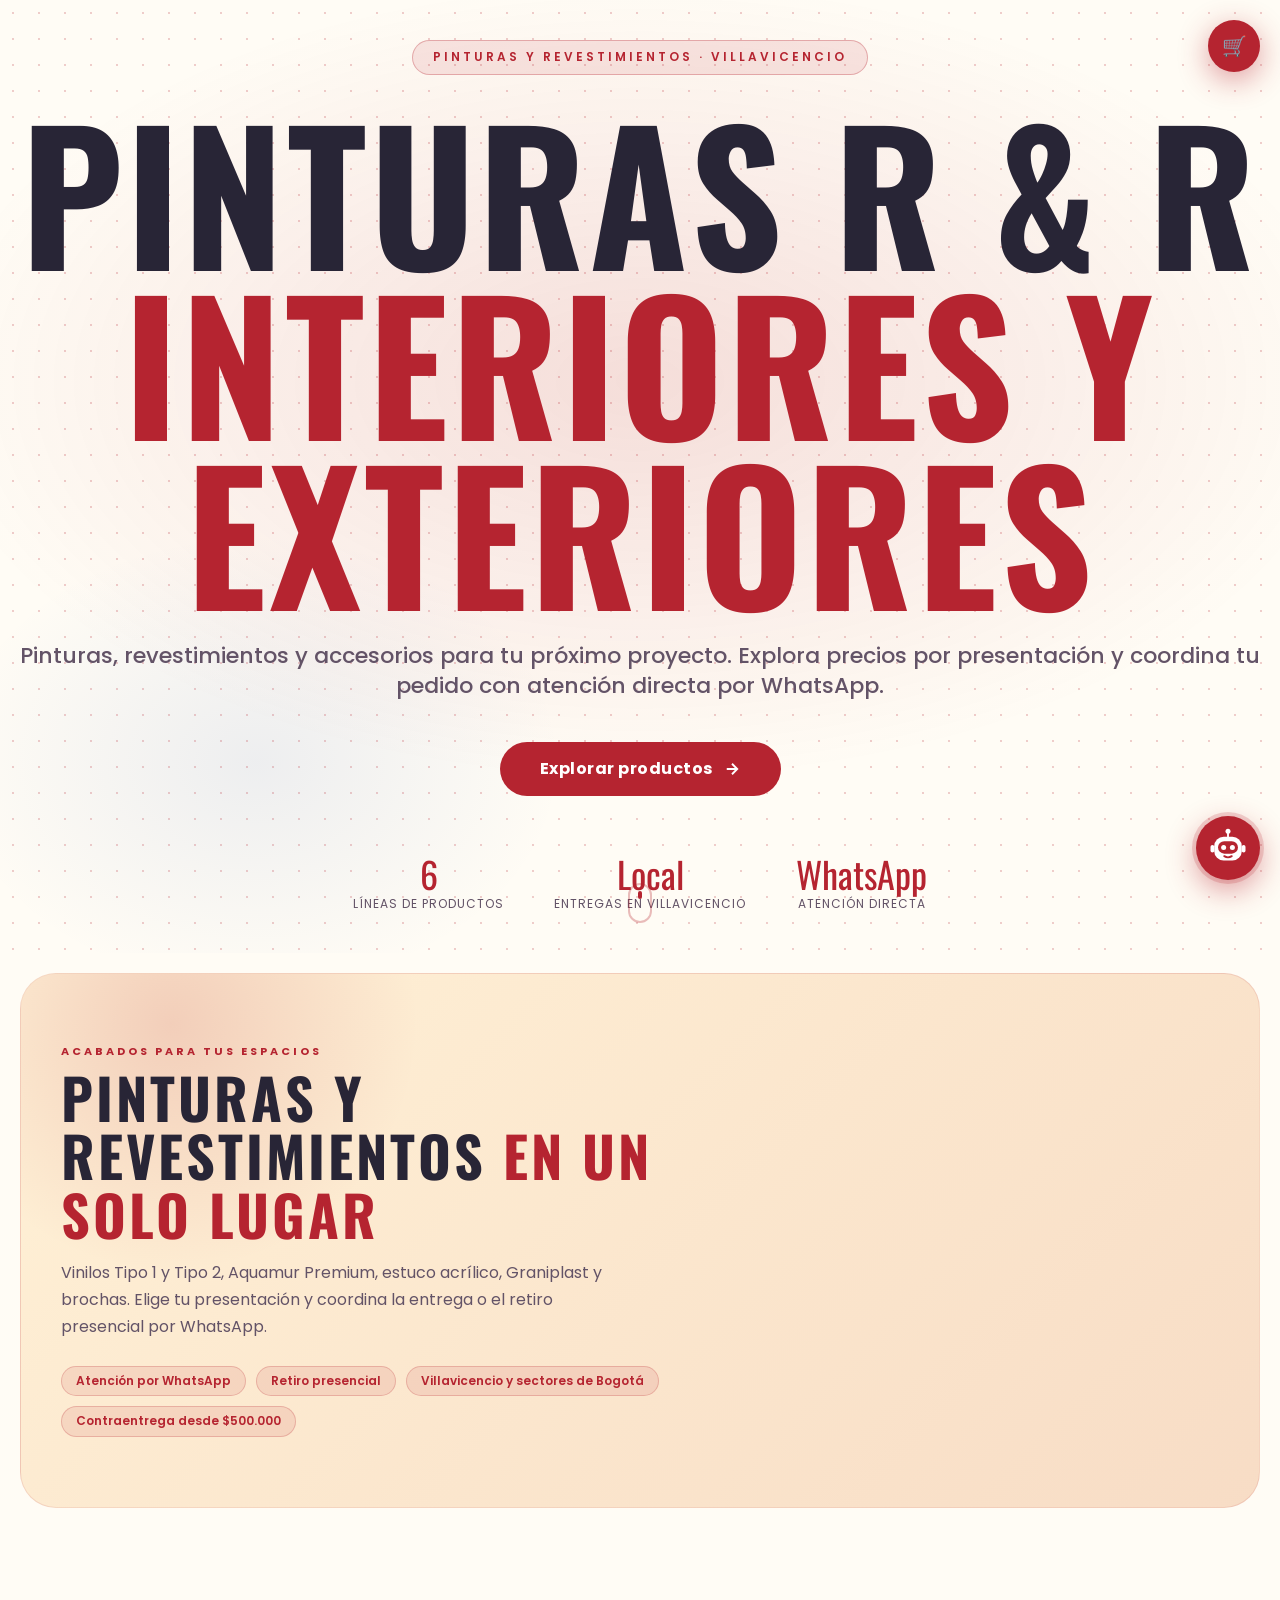
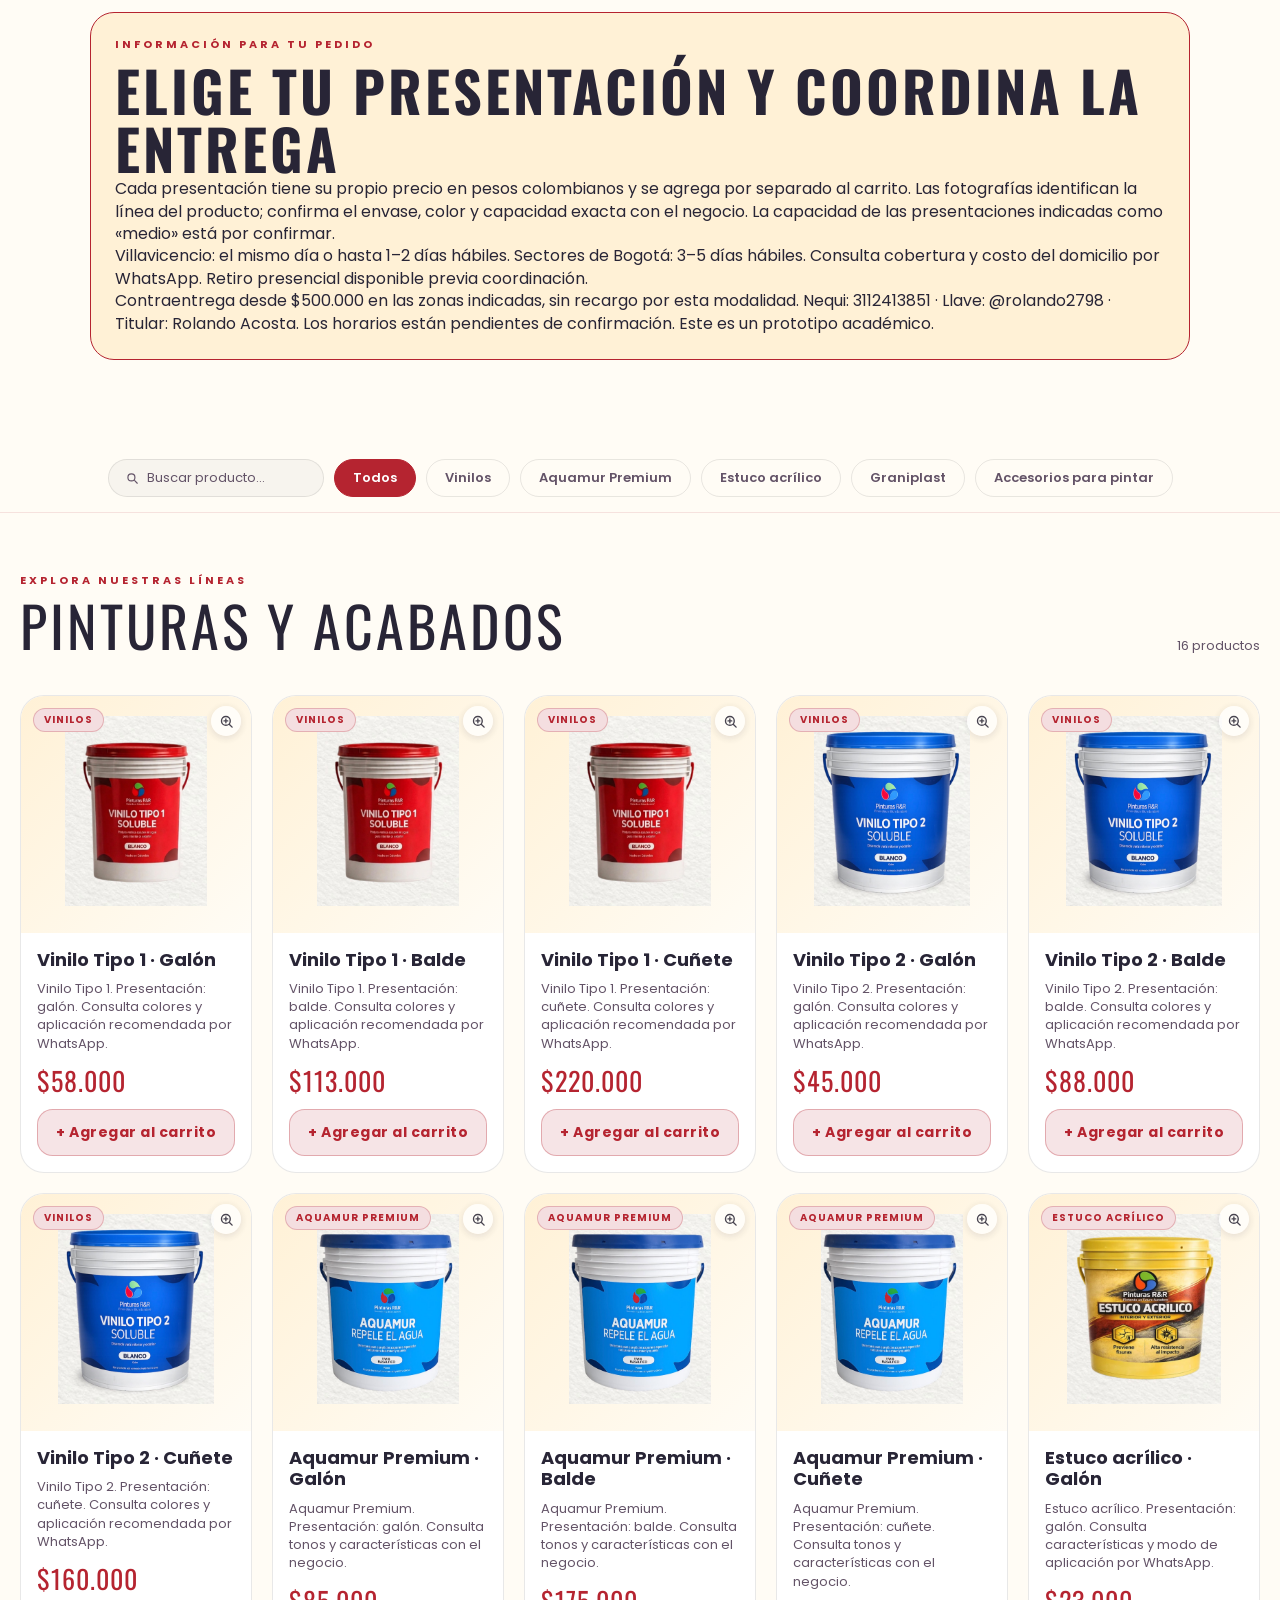
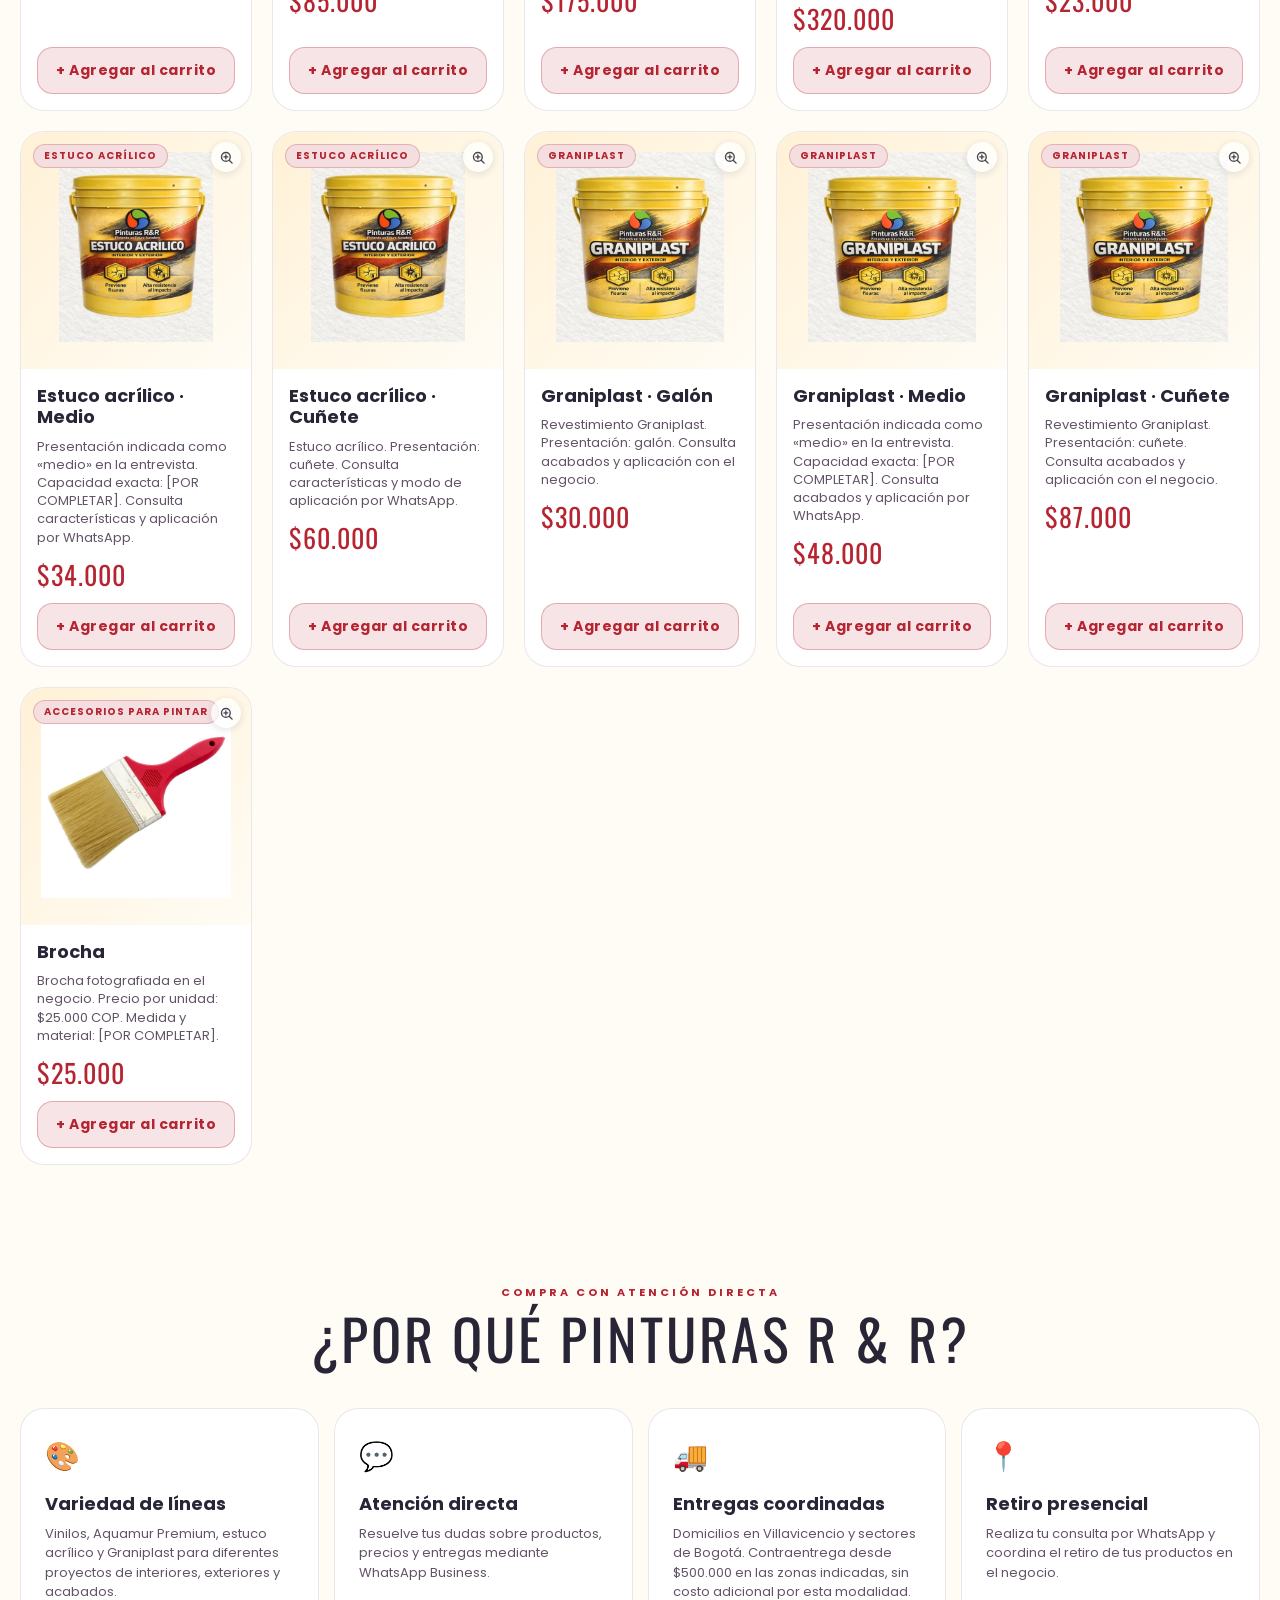
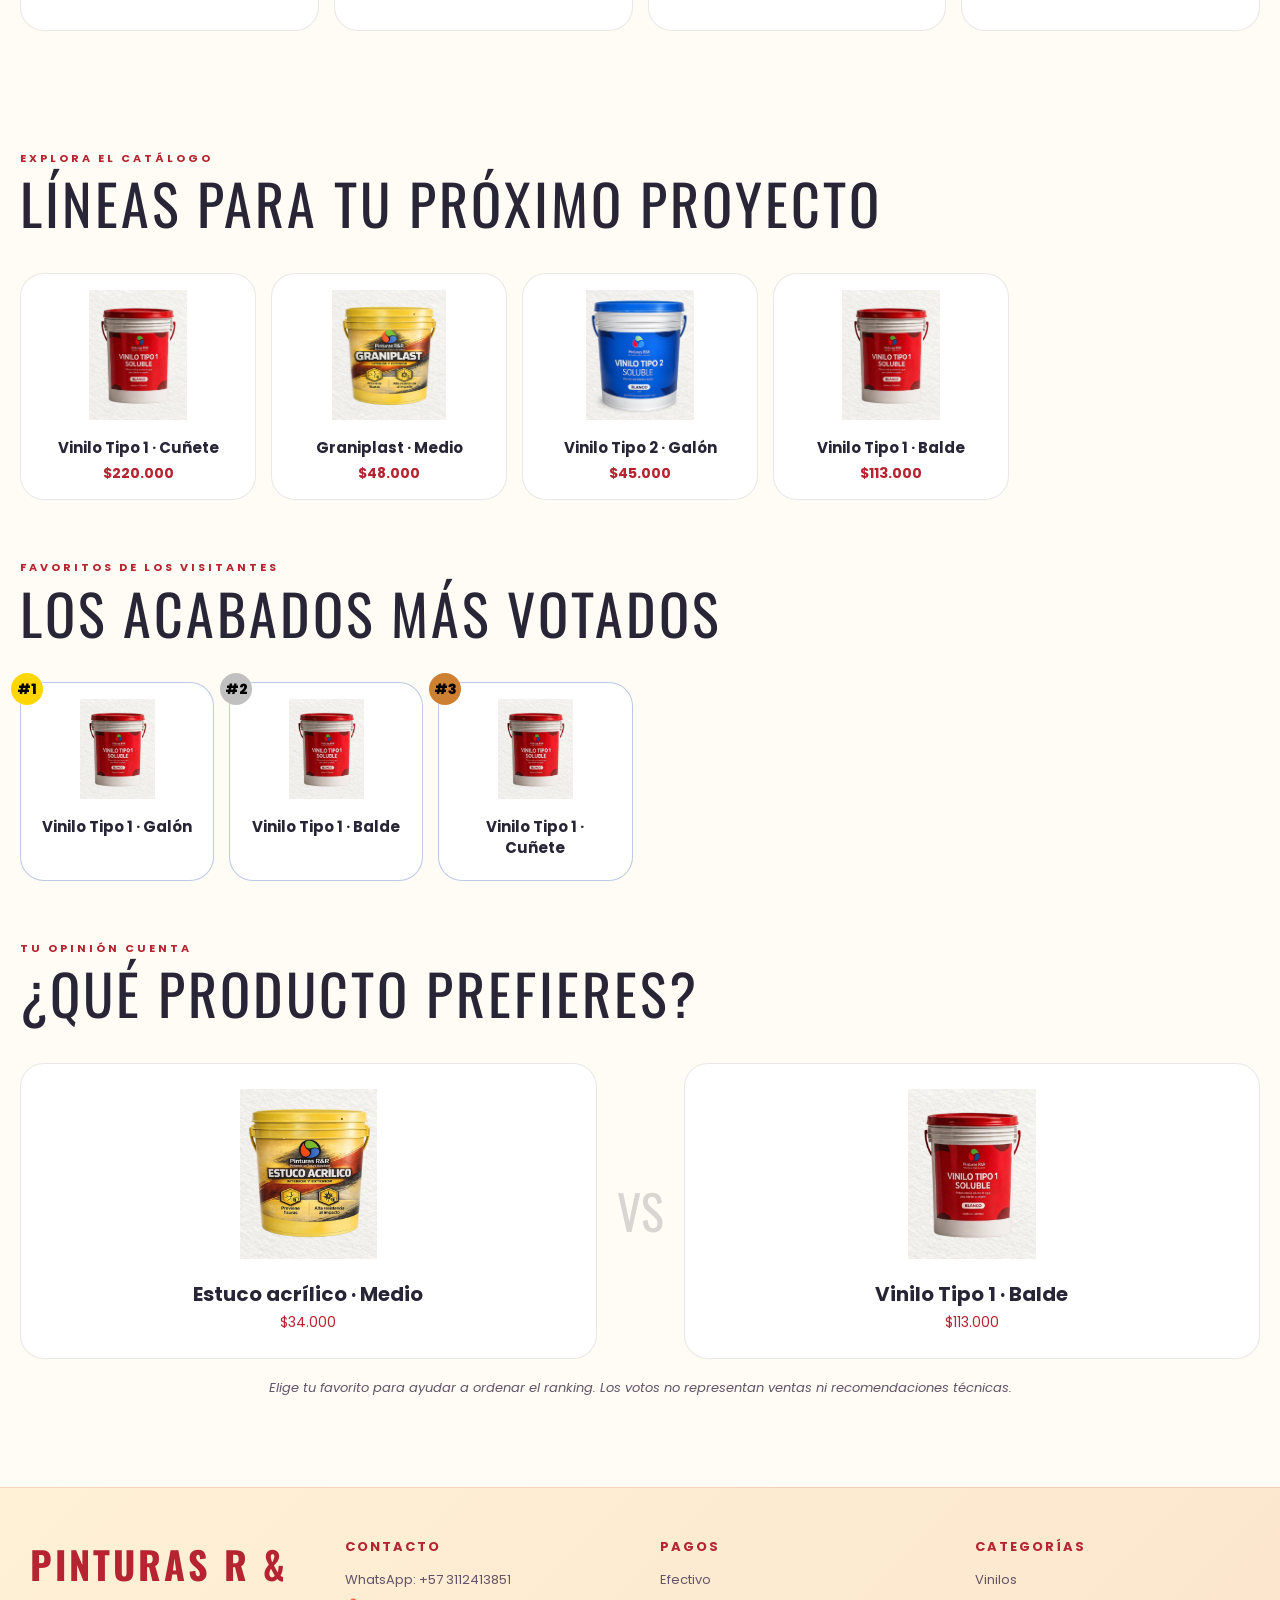
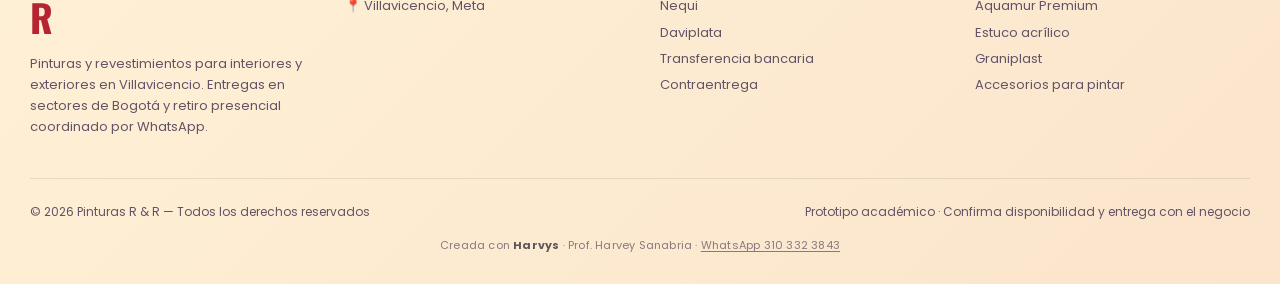
<file: index.html>
<!DOCTYPE html>
<!-- Tienda generada con Harvys, asistente de e-commerce creado por el Profesor Harvey Sanabria -->
<html lang="es">
<head>
<meta charset="UTF-8">
<meta name="viewport" content="width=device-width, initial-scale=1.0">
<title>Pinturas R &amp; R — [POR COMPLETAR]</title>
<meta name="description" content="Comercialización de pinturas y revestimientos para interiores y exteriores: vinilos, Aquamur Premium, estuco acrílico y Graniplast, para clientes residenciales y comerciales.">
<meta name="generator" content="Harvys — asistente de e-commerce del Profesor Harvey Sanabria">

<link rel="preconnect" href="https://fonts.googleapis.com">
<link rel="preconnect" href="https://fonts.gstatic.com" crossorigin>
<link href="https://fonts.googleapis.com/css2?family=Oswald&display=swap" rel="stylesheet">
<link href="https://fonts.googleapis.com/css2?family=Poppins:wght@400;600;700&display=swap" rel="stylesheet">
<link rel="stylesheet" href="styles.css">
</head>
<body class="anim-alta tarj-elevadas modo-claro">

<!-- MODAL PAGO -->
<div class="modal-overlay" id="modal-pago" onclick="modalClickFuera(event)">
  <div class="modal">
    <div class="modal-handle"></div>
    <div class="modal-head"><h3>Confirmar pago</h3><button class="modal-cerrar" onclick="cerrarModal()" aria-label="Cerrar">✕</button></div>
    <div class="modal-body">
      <div class="modal-total"><span class="tl">Total a pagar</span><span class="tm" id="modal-total-monto">$0</span></div>
      <div class="pago-metodos" id="pago-metodos"></div>
      <div class="pago-datos" id="pago-datos">
        <div class="pd-label">Transferir a este número</div>
        <div class="pd-numero" id="pd-numero"></div>
        <div class="pd-nombre" id="pd-nombre"></div>
        <button class="btn-copiar" onclick="copiarNumero()">📋 Copiar número</button>
      </div>
      <div class="pasos">
        <div class="paso"><div class="paso-num">1</div><div class="paso-txt" id="paso-1"></div></div>
        <div class="paso"><div class="paso-num">2</div><div class="paso-txt">Toca <strong>"Confirmar y enviar"</strong> — se abre WhatsApp con tu pedido</div></div>
        <div class="paso"><div class="paso-num">3</div><div class="paso-txt" id="paso-3"></div></div>
      </div>
    </div>
    <div class="modal-foot">
      <a href="#" target="_blank" rel="noopener" class="btn-wsp" onclick="return prepararWsp(this)">✅ Confirmar y enviar por WhatsApp</a>
      <button class="btn-seguir" onclick="cerrarModal()">← Seguir comprando</button>
    </div>
  </div>
</div>

<div class="overlay" id="overlay" onclick="cerrarCarrito()"></div>

<!-- VISOR DE FOTOS -->
<div class="visor" id="visor" role="dialog" aria-modal="true" aria-label="Foto del producto">
  <figure class="visor-caja">
    <button class="visor-cerrar" aria-label="Cerrar">✕</button>
    <div class="visor-foto" id="visor-foto"><img id="visor-img" alt=""></div>
    <figcaption><strong id="visor-nombre"></strong><span id="visor-precio"></span></figcaption>
    <div class="visor-ayuda">Toca o haz clic en la foto para ampliarla más</div>
  </figure>
</div>

<button class="carrito-fab" onclick="toggleCarrito()" id="fab" aria-label="Abrir carrito">🛒<span class="carrito-badge" id="badge">0</span></button>

<div class="carrito-panel" id="panel-carrito">
  <div class="panel-header"><h3>Tu pedido de pinturas y acabados</h3><button class="btn-cerrar" onclick="cerrarCarrito()" aria-label="Cerrar carrito">✕</button></div>
  <ul id="lista-carrito"></ul>
  <div class="panel-footer">
    <div class="total-row"><span class="total-lbl">Total</span><span class="total-monto" id="total">$0</span></div>
    <div class="panel-btns"><button class="btn-vaciar" onclick="vaciarCarrito()">Vaciar</button><button class="btn-pagar" onclick="pagar()">Consultar por WhatsApp</button></div>
  </div>
</div>

<!-- ASISTENTE DE LA TIENDA (responde con los datos de esta tienda) -->
<span class="as-aviso" id="as-aviso">¿Te ayudo? 👋</span>
<button class="as-burbuja" id="as-burbuja" aria-label="Abrir el asistente de la tienda"><svg class="as-robot" viewBox="0 0 64 64" aria-hidden="true">
      <line x1="32" y1="5" x2="32" y2="14" stroke="currentColor" stroke-width="3" stroke-linecap="round"/>
      <circle class="as-antena" cx="32" cy="5" r="4" fill="currentColor"/>
      <rect x="4" y="27" width="6" height="12" rx="3" fill="currentColor"/>
      <rect x="54" y="27" width="6" height="12" rx="3" fill="currentColor"/>
      <rect x="10" y="14" width="44" height="38" rx="15" fill="currentColor"/>
      <rect x="16" y="21" width="32" height="20" rx="10" fill="var(--as-cara)"/>
      <circle class="as-ojo" cx="25" cy="31" r="4" fill="currentColor"/>
      <circle class="as-ojo" cx="39" cy="31" r="4" fill="currentColor"/>
      <path d="M26 45q6 4 12 0" stroke="var(--as-cara)" stroke-width="3" fill="none" stroke-linecap="round"/>
    </svg></button>
<div class="as-panel" id="as-panel" role="dialog" aria-label="Reni">
  <div class="as-cabecera">
    <div class="as-avatar"><svg class="as-robot" viewBox="0 0 64 64" aria-hidden="true">
      <line x1="32" y1="5" x2="32" y2="14" stroke="currentColor" stroke-width="3" stroke-linecap="round"/>
      <circle class="as-antena" cx="32" cy="5" r="4" fill="currentColor"/>
      <rect x="4" y="27" width="6" height="12" rx="3" fill="currentColor"/>
      <rect x="54" y="27" width="6" height="12" rx="3" fill="currentColor"/>
      <rect x="10" y="14" width="44" height="38" rx="15" fill="currentColor"/>
      <rect x="16" y="21" width="32" height="20" rx="10" fill="var(--as-cara)"/>
      <circle class="as-ojo" cx="25" cy="31" r="4" fill="currentColor"/>
      <circle class="as-ojo" cx="39" cy="31" r="4" fill="currentColor"/>
      <path d="M26 45q6 4 12 0" stroke="var(--as-cara)" stroke-width="3" fill="none" stroke-linecap="round"/>
    </svg></div>
    <div><strong>Reni</strong><small><i></i> En línea</small></div>
    <button id="as-cerrar" aria-label="Cerrar el asistente">✕</button>
  </div>
  <div class="as-mensajes" id="as-mensajes"></div>
  <div class="as-chips" id="as-chips"></div>
  <form class="as-form" id="as-form">
    <input id="as-input" placeholder="Escribe tu pregunta…" autocomplete="off" aria-label="Tu pregunta">
    <button type="submit" aria-label="Enviar"><svg viewBox="0 0 24 24" width="18" height="18" fill="none" stroke="currentColor" stroke-width="2.4" stroke-linecap="round" stroke-linejoin="round"><path d="M12 19V5"/><path d="m5 12 7-7 7 7"/></svg></button>
  </form>
</div>

<header class="hero hero-centrado">
  <div class="hero-bg efecto-puntos"></div>
  <div class="hero-content">
    <div>
      
      <div class="hero-badge">Pinturas y revestimientos · Villavicencio</div>
      <h1>Pinturas R &amp; R<span>Interiores y exteriores</span></h1>
      <p class="hero-sub">Pinturas, revestimientos y accesorios para tu próximo proyecto. Explora precios por presentación y coordina tu pedido con atención directa por WhatsApp.</p>
      <a href="#catalogo" class="btn-hero">Explorar productos
        <svg viewBox="0 0 24 24" fill="none" stroke="currentColor" stroke-width="2.5"><path d="M5 12h14M12 5l7 7-7 7"/></svg>
      </a>
      <div class="hero-stats"><div class="hero-stat"><div class="num">6</div><div class="lbl">Líneas de productos</div></div><div class="hero-stat"><div class="num">Local</div><div class="lbl">Entregas en Villavicencio</div></div><div class="hero-stat"><div class="num">WhatsApp</div><div class="lbl">Atención directa</div></div></div>
    </div>
    </div>
  <div class="hero-scroll"><div></div></div>
</header>

<section class="banner-sec">
  <div class="banner-glow"></div>
  <div class="banner-content">
    <div class="sec-label">Acabados para tus espacios</div>
    <h2>Pinturas y revestimientos <em>en un solo lugar</em></h2>
    <p>Vinilos Tipo 1 y Tipo 2, Aquamur Premium, estuco acrílico, Graniplast y brochas. Elige tu presentación y coordina la entrega o el retiro presencial por WhatsApp.</p>
    <div class="banner-chips"><span class="chip">Atención por WhatsApp</span><span class="chip">Retiro presencial</span><span class="chip">Villavicencio y sectores de Bogotá</span><span class="chip">Contraentrega desde $500.000</span></div>
  </div>
</section>
<section class="seccion-personalizada" id="custom-datos-pendientes">
<section style="background:var(--bg2);color:var(--tx);padding:24px;border-radius:var(--r);border:1px solid var(--p);margin:24px auto;max-width:1100px"><p class="sec-label">Información para tu pedido</p><h2 class="sec-title">Elige tu presentación y coordina la entrega</h2><p>Cada presentación tiene su propio precio en pesos colombianos y se agrega por separado al carrito. Las fotografías identifican la línea del producto; confirma el envase, color y capacidad exacta con el negocio. La capacidad de las presentaciones indicadas como «medio» está por confirmar.</p><p>Villavicencio: el mismo día o hasta 1–2 días hábiles. Sectores de Bogotá: 3–5 días hábiles. Consulta cobertura y costo del domicilio por WhatsApp. Retiro presencial disponible previa coordinación.</p><p>Contraentrega desde $500.000 en las zonas indicadas, sin recargo por esta modalidad. Nequi: 3112413851 · Llave: @rolando2798 · Titular: Rolando Acosta. Los horarios están pendientes de confirmación. Este es un prototipo académico.</p></section>
</section>

<div class="filtros-wrap" id="filtros-bar">
  <div class="busqueda-wrap">
    <svg viewBox="0 0 24 24" fill="none" stroke-width="2" stroke-linecap="round"><path d="M21 21l-4.35-4.35M17 11A6 6 0 1 1 5 11a6 6 0 0 1 12 0z"/></svg>
    <input type="text" id="buscador" placeholder="Buscar producto..." oninput="filtrarBusqueda()">
  </div>
</div>
<section class="catalogo-wrap" id="catalogo">
  <div class="catalogo-header">
    <div><div class="sec-label">Explora nuestras líneas</div><div class="sec-title">Pinturas y acabados</div></div>
    <div class="catalogo-count" id="cont-count"></div>
  </div>
  <div id="productos"></div>
</section>

<section class="beneficios-sec" id="beneficios">
  <div class="sec-centro"><div class="sec-label">Compra con atención directa</div><div class="sec-title">¿Por qué Pinturas R &amp; R?</div></div>
  <div class="beneficios-grid">
    <div class="bcard"><div class="bcard-icono">🎨</div><h3>Variedad de líneas</h3><p>Vinilos, Aquamur Premium, estuco acrílico y Graniplast para diferentes proyectos de interiores, exteriores y acabados.</p></div><div class="bcard"><div class="bcard-icono">💬</div><h3>Atención directa</h3><p>Resuelve tus dudas sobre productos, precios y entregas mediante WhatsApp Business.</p></div><div class="bcard"><div class="bcard-icono">🚚</div><h3>Entregas coordinadas</h3><p>Domicilios en Villavicencio y sectores de Bogotá. Contraentrega desde $500.000 en las zonas indicadas, sin costo adicional por esta modalidad.</p></div><div class="bcard"><div class="bcard-icono">📍</div><h3>Retiro presencial</h3><p>Realiza tu consulta por WhatsApp y coordina el retiro de tus productos en el negocio.</p></div>
  </div>
</section>

<section class="recs-sec">
  <div class="sec-label">Explora el catálogo</div>
  <div class="sec-title">Líneas para tu próximo proyecto</div>
  <div class="recs-grid" id="recomendados"></div>
</section>

<section class="top-sec">
  <div class="sec-label">Favoritos de los visitantes</div>
  <div class="sec-title">Los acabados más votados</div>
  <div class="top-grid" id="top"></div>
</section>

<section class="duelo-sec">
  <div class="sec-label">Tu opinión cuenta</div>
  <div class="sec-title">¿Qué producto prefieres?</div>
  <div class="duelo-arena" id="duelo"></div>
  <p class="duelo-info">Elige tu favorito para ayudar a ordenar el ranking. Los votos no representan ventas ni recomendaciones técnicas.</p>
</section>

<footer>
  <div class="footer-grid">
    <div class="footer-marca"><h3>Pinturas R &amp; R</h3><p>Pinturas y revestimientos para interiores y exteriores en Villavicencio. Entregas en sectores de Bogotá y retiro presencial coordinado por WhatsApp.</p></div>
    <div class="footer-col"><h4>Contacto</h4><ul><li><a href="https://wa.me/573112413851" target="_blank" rel="noopener">WhatsApp: +57 3112413851</a></li><li>📍 Villavicencio, Meta</li></ul></div>
    <div class="footer-col"><h4>Pagos</h4><ul><li>Efectivo</li><li>Nequi</li><li>Daviplata</li><li>Transferencia bancaria</li><li>Contraentrega</li></ul></div>
    <div class="footer-col"><h4>Categorías</h4><ul><li>Vinilos</li><li>Aquamur Premium</li><li>Estuco acrílico</li><li>Graniplast</li><li>Accesorios para pintar</li></ul></div>
  </div>
  <div class="footer-bottom">
    <span>© 2026 Pinturas R &amp; R — Todos los derechos reservados</span>
    <span>Prototipo académico · Confirma disponibilidad y entrega con el negocio</span>
  </div>
  <div class="footer-credito">
    Creada con <strong>Harvys</strong> · Prof. Harvey Sanabria ·
    <a href="https://wa.me/573103323843?text=Hola%20Profesor%20Harvey%2C%20vi%20una%20tienda%20creada%20con%20Harvys%20y%20quiero%20m%C3%A1s%20informaci%C3%B3n." target="_blank" rel="noopener">WhatsApp 310 332 3843</a>
  </div>
</footer>

<!-- Copia del proyecto para volver a abrirlo en Harvys (botón "Abrir"). No la borres. -->
<script type="application/json" id="harvys-proyecto">{"negocio":{"nombre":"Pinturas R & R","descripcion":"Comercialización de pinturas y revestimientos para interiores y exteriores: vinilos, Aquamur Premium, estuco acrílico y Graniplast, para clientes residenciales y comerciales.","eslogan":"[POR COMPLETAR]","ciudad":"Villavicencio, Meta","cobertura":"Entregas en Villavicencio: Viscaya, Cerro Campestre, Cairo, Cenacap, Llano Hermoso, Esperanza, Barú y Buque; también en sectores de Bogotá por confirmar. Villavicencio: el mismo día o hasta 1–2 días hábiles. Bogotá: 3–5 días hábiles. Retiro presencial disponible, coordinado por WhatsApp. Contraentrega desde $500.000 en todo Villavicencio y zonas aledañas al centro de Bogotá, sin recargo. Confirmar cobertura exacta por WhatsApp antes de pedir.","whatsapp":"573112413851","instagram":"","facebook":"","tiktok":"","horarios":[],"logo":""},"tema":{"nombreEstilo":"Color en acción","modo":"claro","colores":{"primario":"#B52430","textoSobrePrimario":"#FFFFFF","fondo":"#FFFCF5","fondoAlterno":"#FFF1D6","tarjeta":"#FFFFFF","texto":"#282536","textoSuave":"#635367","acento":"#224EAF"},"fuentes":{"titulos":"Oswald","cuerpo":"Poppins"},"titulosMayusculas":true,"radio":24,"animaciones":"alta","fondoEfecto":"puntos","hero":"centrado","tarjetas":"elevadas"},"textos":{"heroEtiqueta":"Pinturas y revestimientos · Villavicencio","heroTitulo":"Pinturas R & R","heroTituloResaltado":"Interiores y exteriores","heroSubtitulo":"Pinturas, revestimientos y accesorios para tu próximo proyecto. Explora precios por presentación y coordina tu pedido con atención directa por WhatsApp.","heroBoton":"Explorar productos","heroImagen":"","estadisticas":[{"valor":"6","etiqueta":"Líneas de productos"},{"valor":"Local","etiqueta":"Entregas en Villavicencio"},{"valor":"WhatsApp","etiqueta":"Atención directa"}],"bannerEtiqueta":"Acabados para tus espacios","bannerTitulo":"Pinturas y revestimientos","bannerTituloResaltado":"en un solo lugar","bannerTexto":"Vinilos Tipo 1 y Tipo 2, Aquamur Premium, estuco acrílico, Graniplast y brochas. Elige tu presentación y coordina la entrega o el retiro presencial por WhatsApp.","chips":["Atención por WhatsApp","Retiro presencial","Villavicencio y sectores de Bogotá","Contraentrega desde $500.000"],"catalogoEtiqueta":"Explora nuestras líneas","catalogoTitulo":"Pinturas y acabados","botonAgregar":"+ Agregar al carrito","beneficiosEtiqueta":"Compra con atención directa","beneficiosTitulo":"¿Por qué Pinturas R & R?","recomendadosEtiqueta":"Explora el catálogo","recomendadosTitulo":"Líneas para tu próximo proyecto","topEtiqueta":"Favoritos de los visitantes","topTitulo":"Los acabados más votados","dueloEtiqueta":"Tu opinión cuenta","dueloTitulo":"¿Qué producto prefieres?","dueloInfo":"Elige tu favorito para ayudar a ordenar el ranking. Los votos no representan ventas ni recomendaciones técnicas.","testimoniosEtiqueta":"Experiencias reales","testimoniosTitulo":"Opiniones de nuestros clientes","horariosEtiqueta":"Atención del negocio","horariosTitulo":"Horarios de Pinturas R & R","footerTexto":"Pinturas y revestimientos para interiores y exteriores en Villavicencio. Entregas en sectores de Bogotá y retiro presencial coordinado por WhatsApp.","footerFrase":"Prototipo académico · Confirma disponibilidad y entrega con el negocio","carritoTitulo":"Tu pedido de pinturas y acabados","botonPagar":"Consultar por WhatsApp"},"productos":[{"id":"vinilo-tipo-1","nombre":"Vinilo Tipo 1 · Galón","precio":58000,"categoria":"Vinilos","imagen":"foto:ut9p0t","descripcion":"Vinilo Tipo 1. Presentación: galón. Consulta colores y aplicación recomendada por WhatsApp.","opciones":null,"destacado":false},{"id":"vinilo-tipo-1-balde","nombre":"Vinilo Tipo 1 · Balde","precio":113000,"categoria":"Vinilos","imagen":"foto:ut9p0t","descripcion":"Vinilo Tipo 1. Presentación: balde. Consulta colores y aplicación recomendada por WhatsApp.","opciones":null,"destacado":false},{"id":"vinilo-tipo-1-cunete","nombre":"Vinilo Tipo 1 · Cuñete","precio":220000,"categoria":"Vinilos","imagen":"foto:ut9p0t","descripcion":"Vinilo Tipo 1. Presentación: cuñete. Consulta colores y aplicación recomendada por WhatsApp.","opciones":null,"destacado":false},{"id":"vinilo-tipo-2","nombre":"Vinilo Tipo 2 · Galón","precio":45000,"categoria":"Vinilos","imagen":"foto:zo1cak","descripcion":"Vinilo Tipo 2. Presentación: galón. Consulta colores y aplicación recomendada por WhatsApp.","opciones":null,"destacado":false},{"id":"vinilo-tipo-2-balde","nombre":"Vinilo Tipo 2 · Balde","precio":88000,"categoria":"Vinilos","imagen":"foto:zo1cak","descripcion":"Vinilo Tipo 2. Presentación: balde. Consulta colores y aplicación recomendada por WhatsApp.","opciones":null,"destacado":false},{"id":"vinilo-tipo-2-cunete","nombre":"Vinilo Tipo 2 · Cuñete","precio":160000,"categoria":"Vinilos","imagen":"foto:zo1cak","descripcion":"Vinilo Tipo 2. Presentación: cuñete. Consulta colores y aplicación recomendada por WhatsApp.","opciones":null,"destacado":false},{"id":"aquamur-premium","nombre":"Aquamur Premium · Galón","precio":85000,"categoria":"Aquamur Premium","imagen":"foto:8tmqvk","descripcion":"Aquamur Premium. Presentación: galón. Consulta tonos y características con el negocio.","opciones":null,"destacado":false},{"id":"aquamur-premium-balde","nombre":"Aquamur Premium · Balde","precio":175000,"categoria":"Aquamur Premium","imagen":"foto:8tmqvk","descripcion":"Aquamur Premium. Presentación: balde. Consulta tonos y características con el negocio.","opciones":null,"destacado":false},{"id":"aquamur-premium-cunete","nombre":"Aquamur Premium · Cuñete","precio":320000,"categoria":"Aquamur Premium","imagen":"foto:8tmqvk","descripcion":"Aquamur Premium. Presentación: cuñete. Consulta tonos y características con el negocio.","opciones":null,"destacado":false},{"id":"estuco-acrilico","nombre":"Estuco acrílico · Galón","precio":23000,"categoria":"Estuco acrílico","imagen":"foto:crj6tc","descripcion":"Estuco acrílico. Presentación: galón. Consulta características y modo de aplicación por WhatsApp.","opciones":null,"destacado":false},{"id":"estuco-acrilico-medio","nombre":"Estuco acrílico · Medio","precio":34000,"categoria":"Estuco acrílico","imagen":"foto:crj6tc","descripcion":"Presentación indicada como «medio» en la entrevista. Capacidad exacta: [POR COMPLETAR]. Consulta características y aplicación por WhatsApp.","opciones":null,"destacado":false},{"id":"estuco-acrilico-cunete","nombre":"Estuco acrílico · Cuñete","precio":60000,"categoria":"Estuco acrílico","imagen":"foto:crj6tc","descripcion":"Estuco acrílico. Presentación: cuñete. Consulta características y modo de aplicación por WhatsApp.","opciones":null,"destacado":false},{"id":"graniplast","nombre":"Graniplast · Galón","precio":30000,"categoria":"Graniplast","imagen":"foto:x8kxfj","descripcion":"Revestimiento Graniplast. Presentación: galón. Consulta acabados y aplicación con el negocio.","opciones":null,"destacado":false},{"id":"graniplast-medio","nombre":"Graniplast · Medio","precio":48000,"categoria":"Graniplast","imagen":"foto:x8kxfj","descripcion":"Presentación indicada como «medio» en la entrevista. Capacidad exacta: [POR COMPLETAR]. Consulta acabados y aplicación por WhatsApp.","opciones":null,"destacado":false},{"id":"graniplast-cunete","nombre":"Graniplast · Cuñete","precio":87000,"categoria":"Graniplast","imagen":"foto:x8kxfj","descripcion":"Revestimiento Graniplast. Presentación: cuñete. Consulta acabados y aplicación con el negocio.","opciones":null,"destacado":false},{"id":"linea-por-confirmar","nombre":"Brocha","precio":25000,"categoria":"Accesorios para pintar","imagen":"foto:580x2t","descripcion":"Brocha fotografiada en el negocio. Precio por unidad: $25.000 COP. Medida y material: [POR COMPLETAR].","opciones":null,"destacado":false}],"beneficios":[{"icono":"🎨","titulo":"Variedad de líneas","texto":"Vinilos, Aquamur Premium, estuco acrílico y Graniplast para diferentes proyectos de interiores, exteriores y acabados."},{"icono":"💬","titulo":"Atención directa","texto":"Resuelve tus dudas sobre productos, precios y entregas mediante WhatsApp Business."},{"icono":"🚚","titulo":"Entregas coordinadas","texto":"Domicilios en Villavicencio y sectores de Bogotá. Contraentrega desde $500.000 en las zonas indicadas, sin costo adicional por esta modalidad."},{"icono":"📍","titulo":"Retiro presencial","texto":"Realiza tu consulta por WhatsApp y coordina el retiro de tus productos en el negocio."}],"testimonios":[],"pagos":{"metodos":[{"nombre":"Efectivo","icono":"💵","tipo":"contraentrega"},{"nombre":"Nequi","icono":"💜","tipo":"transferencia"},{"nombre":"Daviplata","icono":"🔴","tipo":"transferencia"},{"nombre":"Transferencia bancaria","icono":"🏦","tipo":"transferencia"},{"nombre":"Contraentrega","icono":"📦","tipo":"contraentrega"}],"numeroTransferencia":"Nequi: 3112413851 · Llave: @rolando2798","titular":"Rolando Acosta","contraentregaDetalle":"Disponible desde $500.000 COP en todo Villavicencio y zonas aledañas al centro de Bogotá; confirmar dirección por WhatsApp. Sin recargo por contraentrega. Pago en efectivo, transferencia bancaria, Nequi o Daviplata al propietario o personal autorizado. Nequi: 3112413851. Llave: @rolando2798. Titular: Rolando Acosta. Confirmar los datos de otros medios con el negocio."},"backend":{"url":"https://script.google.com/macros/s/AKfycbw1RsKfZSdRHVULdd2vooQ4IoyshqBEuJUaX7oizcgzRGzjAe80fYa_3vhSBQ6pjVH4/exec"},"asistente":{"activo":true,"nombre":"Reni","saludo":"¡Hola! Soy Reni, el asistente de Pinturas R & R. Te ayudo a consultar productos, precios por presentación, pagos y entregas. Los horarios están por confirmar."},"secciones":["banner","custom:datos-pendientes","catalogo","beneficios","recomendados","top","duelo"],"personalizado":{"css":"","secciones":[{"id":"datos-pendientes","html":"\u003csection style=\"background:var(--bg2);color:var(--tx);padding:24px;border-radius:var(--r);border:1px solid var(--p);margin:24px auto;max-width:1100px\">\u003cp class=\"sec-label\">Información para tu pedido\u003c/p>\u003ch2 class=\"sec-title\">Elige tu presentación y coordina la entrega\u003c/h2>\u003cp>Cada presentación tiene su propio precio en pesos colombianos y se agrega por separado al carrito. Las fotografías identifican la línea del producto; confirma el envase, color y capacidad exacta con el negocio. La capacidad de las presentaciones indicadas como «medio» está por confirmar.\u003c/p>\u003cp>Villavicencio: el mismo día o hasta 1–2 días hábiles. Sectores de Bogotá: 3–5 días hábiles. Consulta cobertura y costo del domicilio por WhatsApp. Retiro presencial disponible previa coordinación.\u003c/p>\u003cp>Contraentrega desde $500.000 en las zonas indicadas, sin recargo por esta modalidad. Nequi: 3112413851 · Llave: @rolando2798 · Titular: Rolando Acosta. Los horarios están pendientes de confirmación. Este es un prototipo académico.\u003c/p>\u003c/section>"}]}}</script>
<script type="application/json" id="harvys-rutas">{"vinilo-tipo-1":"img/vinilo-tipo-1-ut9p0t.jpg","vinilo-tipo-1-balde":"img/vinilo-tipo-1-ut9p0t.jpg","vinilo-tipo-1-cunete":"img/vinilo-tipo-1-ut9p0t.jpg","vinilo-tipo-2":"img/vinilo-tipo-2-zo1cak.jpg","vinilo-tipo-2-balde":"img/vinilo-tipo-2-zo1cak.jpg","vinilo-tipo-2-cunete":"img/vinilo-tipo-2-zo1cak.jpg","aquamur-premium":"img/aquamur-8tmqvk.jpg","aquamur-premium-balde":"img/aquamur-8tmqvk.jpg","aquamur-premium-cunete":"img/aquamur-8tmqvk.jpg","estuco-acrilico":"img/estuco-crj6tc.jpg","estuco-acrilico-medio":"img/estuco-crj6tc.jpg","estuco-acrilico-cunete":"img/estuco-crj6tc.jpg","graniplast":"img/graniplast-x8kxfj.jpg","graniplast-medio":"img/graniplast-x8kxfj.jpg","graniplast-cunete":"img/graniplast-x8kxfj.jpg","linea-por-confirmar":"img/brocha-580x2t.jpg"}</script>
<script src="script.js"></script>
</body>
</html>
</file>
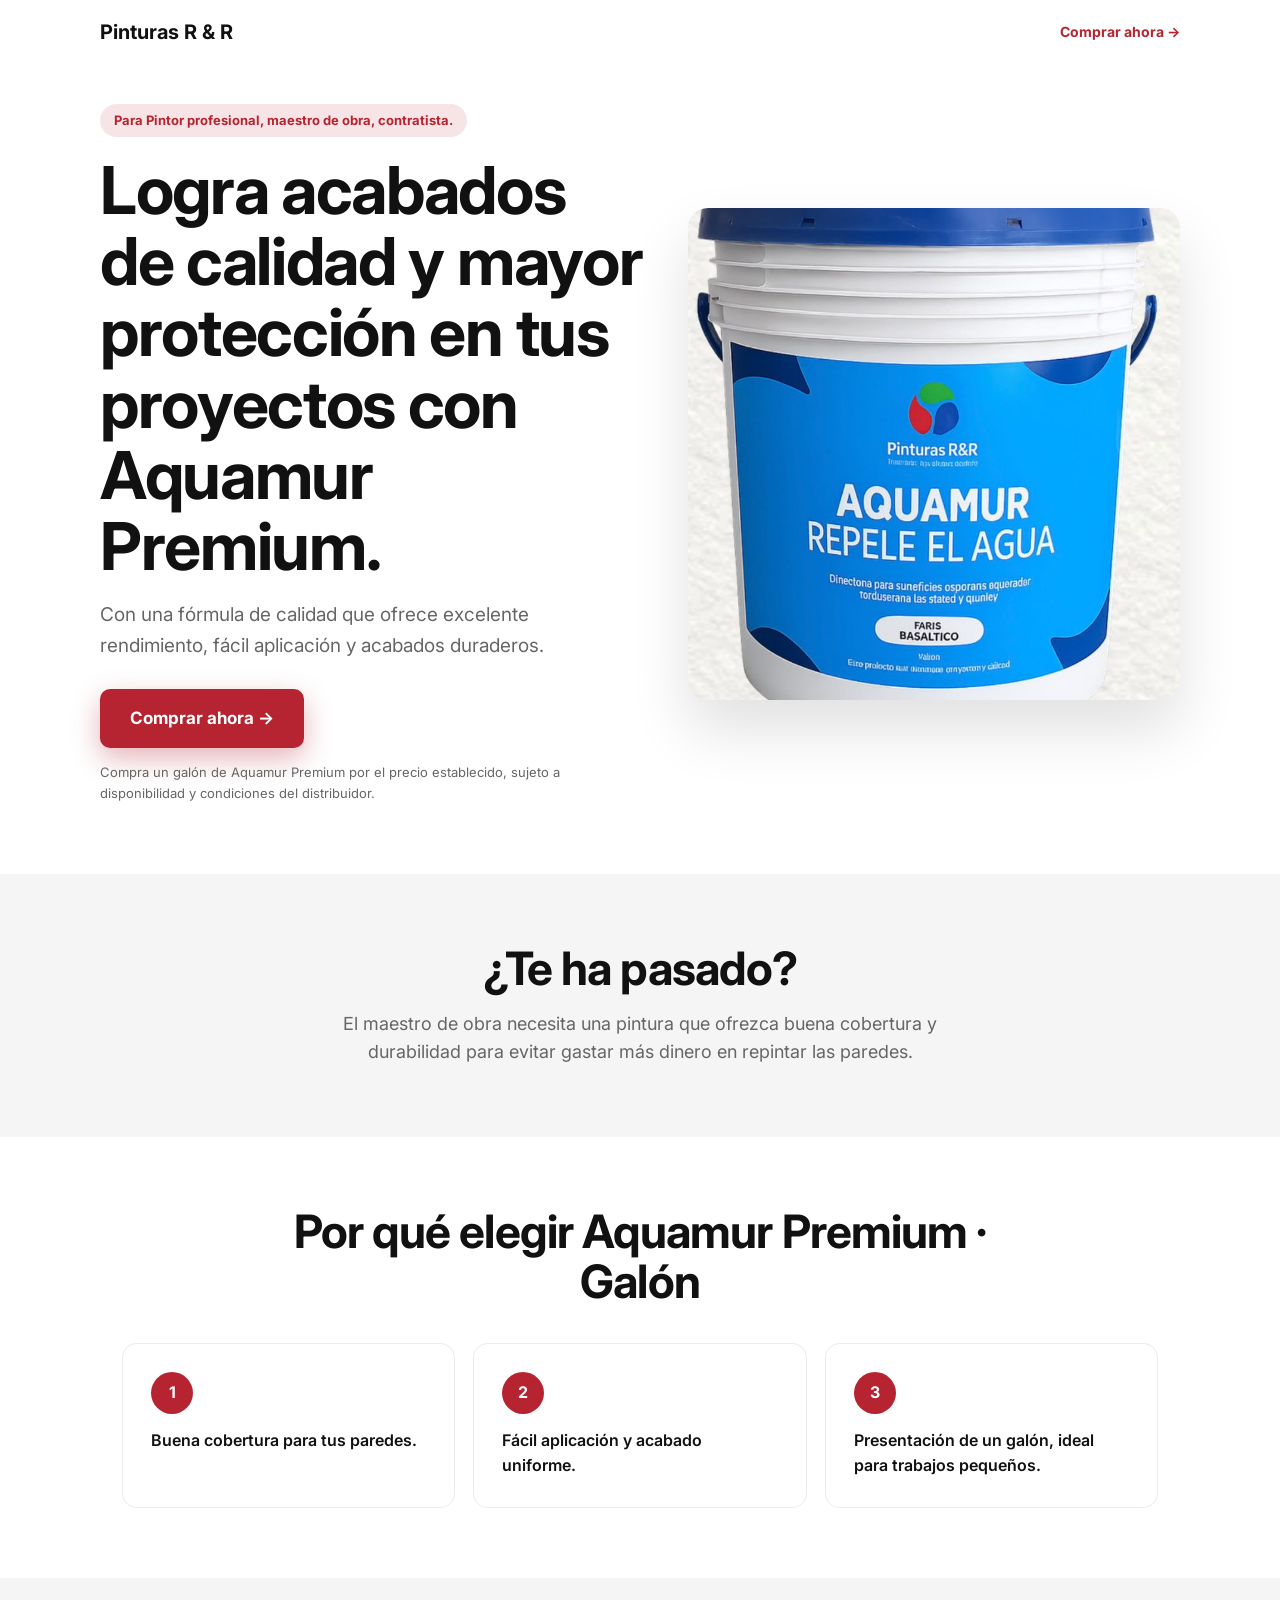
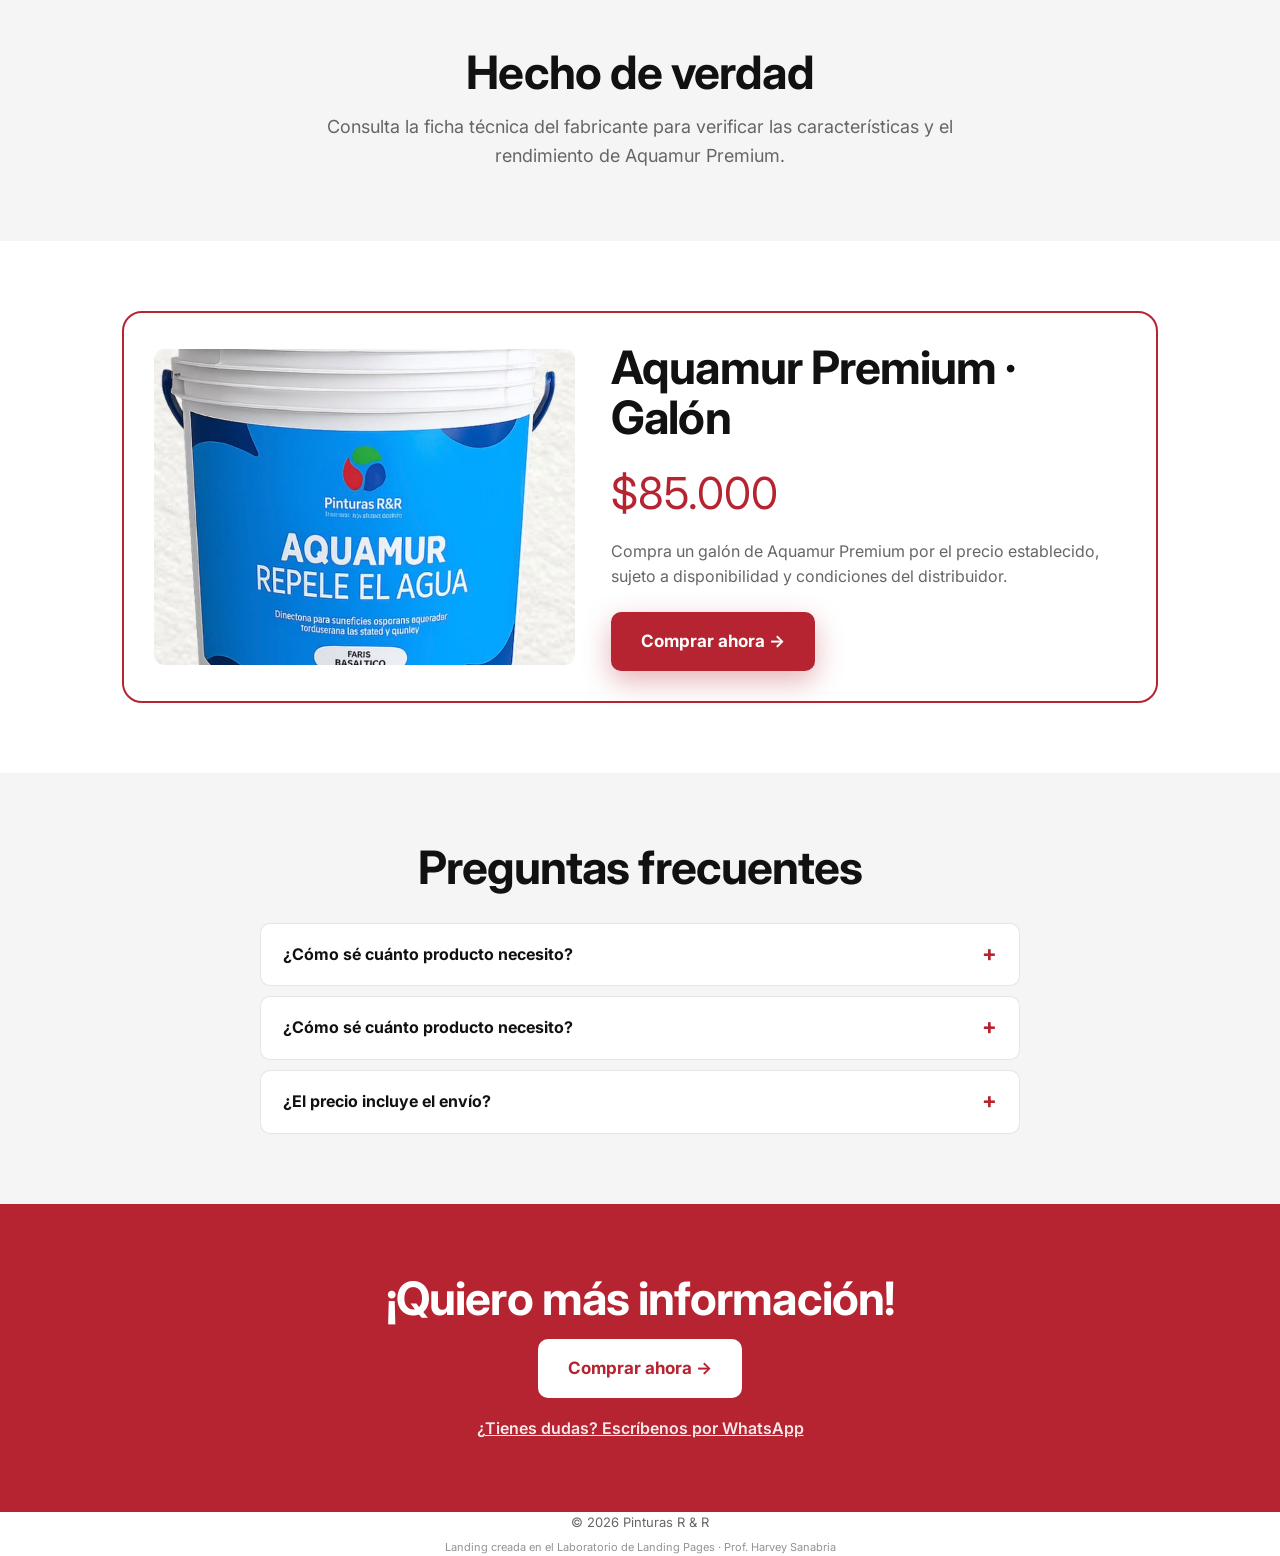
<file: landing.html>
<!DOCTYPE html>
<!-- Landing creada en el Laboratorio de Landing Pages · Profesor Harvey Sanabria -->
<html lang="es">
<head>
<meta charset="UTF-8">
<meta name="viewport" content="width=device-width, initial-scale=1.0">
<title>Aquamur Premium · Galón · Pinturas R &amp; R</title>
<meta name="description" content="Con una fórmula de calidad que ofrece excelente rendimiento, fácil aplicación y acabados duraderos.">
<!-- Vista previa al compartir el enlace en redes y WhatsApp -->
<meta property="og:title" content="Logra acabados de calidad y mayor protección en tus proyectos con Aquamur Premium.">
<meta property="og:description" content="Con una fórmula de calidad que ofrece excelente rendimiento, fácil aplicación y acabados duraderos.">
<meta property="og:image" content="https://marianaestadistica-boop.github.io/pinturas/img/aquamur-8tmqvk.jpg">
<link rel="preconnect" href="https://fonts.googleapis.com">
<link href="https://fonts.googleapis.com/css2?family=Inter:wght@400;600;800&display=swap" rel="stylesheet">
<style>
:root{--c:#b52430;--ct:#ffffff;--bg:#ffffff;--bg2:#f5f5f5;--tx:#111111;--tx2:#666666;--r:10px;--ft:'Inter',system-ui,sans-serif;--fb:'Inter',system-ui,sans-serif}
*{box-sizing:border-box;margin:0;padding:0}
body{background:var(--bg);color:var(--tx);font-family:var(--fb);line-height:1.6}
img{max-width:100%;display:block}
.contenedor{max-width:1080px;margin:0 auto;padding:0 22px}
h1,h2{font-family:var(--ft);line-height:1.08;letter-spacing:-.02em}
.boton{display:inline-flex;align-items:center;gap:8px;background:var(--c);color:var(--ct);padding:16px 30px;border-radius:var(--r);font-weight:700;text-decoration:none;font-size:17px;box-shadow:0 10px 28px color-mix(in srgb,var(--c) 35%,transparent);transition:transform .2s}
.boton:hover{transform:translateY(-2px)}
/* Barra superior: solo la marca y el botón (sin menú que distraiga) */
.barra{display:flex;justify-content:space-between;align-items:center;padding:16px 0}
.barra strong{font-family:var(--ft);font-size:20px}
.barra a{color:var(--c);font-weight:700;text-decoration:none;font-size:14px}
/* 1. Hero */
.hero{display:grid;grid-template-columns:1.05fr .95fr;gap:44px;align-items:center;padding:40px 0 70px}
.etiqueta{display:inline-block;background:color-mix(in srgb,var(--c) 12%,transparent);color:var(--c);padding:6px 14px;border-radius:100px;font-size:13px;font-weight:700;margin-bottom:18px}
.hero h1{font-size:clamp(38px,5.6vw,66px);margin-bottom:18px}
.hero p{font-size:19px;color:var(--tx2);margin-bottom:28px;max-width:520px}
.micro{display:block;margin-top:14px;font-size:13px;color:var(--tx2)}
.foto-hero{width:100%;aspect-ratio:1/1;object-fit:cover;border-radius:calc(var(--r) * 2);box-shadow:0 30px 60px rgba(0,0,0,.12);background:var(--bg2)}
.foto-vacia{display:grid;place-items:center;background:repeating-linear-gradient(45deg,var(--bg2),var(--bg2) 12px,color-mix(in srgb,var(--c) 8%,var(--bg2)) 12px,color-mix(in srgb,var(--c) 8%,var(--bg2)) 24px);color:var(--tx2);font-weight:600;text-align:center;padding:20px}
section{padding:70px 0}
.alterna{background:var(--bg2)}
.centro{text-align:center;max-width:720px;margin:0 auto}
section h2{font-size:clamp(30px,4vw,46px);margin-bottom:16px}
.centro p{font-size:18px;color:var(--tx2)}
/* 3. Beneficios */
.beneficios{display:grid;grid-template-columns:repeat(3,1fr);gap:18px;margin-top:36px}
.beneficio{background:var(--bg);border-radius:calc(var(--r) * 1.5);padding:28px;border:1px solid color-mix(in srgb,var(--tx) 8%,transparent)}
.beneficio b{display:grid;place-items:center;width:42px;height:42px;border-radius:50%;background:var(--c);color:var(--ct);margin-bottom:14px;font-family:var(--ft)}
.beneficio p{font-size:16px;font-weight:600}
/* 5. Oferta */
.oferta{display:grid;grid-template-columns:.9fr 1.1fr;gap:36px;align-items:center;background:var(--bg);border-radius:calc(var(--r) * 2);padding:30px;border:2px solid var(--c)}
.foto-oferta{width:100%;aspect-ratio:4/3;object-fit:cover;border-radius:var(--r);background:var(--bg2)}
.precio{font-family:var(--ft);font-size:44px;color:var(--c);margin:6px 0 10px}
.condiciones{color:var(--tx2);margin-bottom:22px}
/* 6. Preguntas frecuentes */
.faq{max-width:760px;margin:30px auto 0;display:grid;gap:10px}
details{background:var(--bg);border-radius:var(--r);padding:18px 22px;border:1px solid color-mix(in srgb,var(--tx) 10%,transparent)}
summary{font-weight:700;cursor:pointer;list-style:none;display:flex;justify-content:space-between}
summary::after{content:'+';color:var(--c);font-size:22px;line-height:1}
details[open] summary::after{content:'–'}
details p{margin-top:10px;color:var(--tx2)}
/* 7. Cierre */
.cierre{background:var(--c);color:var(--ct);text-align:center}
.cierre .boton{background:var(--ct);color:var(--c);box-shadow:none}
.cierre a.secundario{display:block;margin-top:18px;color:var(--ct);opacity:.9;font-weight:600}
footer{padding:28px 0 90px;text-align:center;font-size:13px;color:var(--tx2)}
footer small{display:block;margin-top:6px;font-size:11px;opacity:.7}
/* Botón fijo en celular */
.cta-movil{display:none}
@media(max-width:780px){
  .hero,.oferta{grid-template-columns:1fr}
  .hero{padding:16px 0 50px;gap:26px}
  .beneficios{grid-template-columns:1fr}
  section{padding:54px 0}
  .cta-movil{display:block;position:fixed;left:12px;right:12px;bottom:12px;text-align:center;justify-content:center;z-index:10}
}
</style>
</head>
<body>
<div class="contenedor barra"><strong>Pinturas R &amp; R</strong><a href="https://marianaestadistica-boop.github.io/pinturas/?utm_source=landing&amp;utm_medium=barra&amp;utm_campaign=aquamur-premium-galon">Comprar ahora →</a></div>

<!-- 1. HERO: promesa + llamado a la acción -->
<header class="contenedor hero">
  <div>
    <span class="etiqueta">Para Pintor profesional, maestro de obra, contratista.</span>
    <h1>Logra acabados de calidad y mayor protección en tus proyectos con Aquamur Premium.</h1>
    <p>Con una fórmula de calidad que ofrece excelente rendimiento, fácil aplicación y acabados duraderos.</p>
    <a class="boton" href="https://marianaestadistica-boop.github.io/pinturas/?utm_source=landing&amp;utm_medium=hero&amp;utm_campaign=aquamur-premium-galon">Comprar ahora →</a>
    <span class="micro">Compra un galón de Aquamur Premium por el precio establecido, sujeto a disponibilidad y condiciones del distribuidor.</span>
  </div>
  <img class="foto-hero" src="https://marianaestadistica-boop.github.io/pinturas/img/aquamur-8tmqvk.jpg" alt="Aquamur Premium · Galón">
</header>

<!-- 2. EL PROBLEMA -->
<section class="alterna"><div class="contenedor centro">
  <h2>¿Te ha pasado?</h2>
  <p>El maestro de obra necesita una pintura que ofrezca buena cobertura y durabilidad para evitar gastar más dinero en repintar las paredes.</p>
</div></section>

<!-- 3. BENEFICIOS -->
<section><div class="contenedor">
  <div class="centro"><h2>Por qué elegir Aquamur Premium · Galón</h2></div>
  <div class="beneficios">
    <div class="beneficio"><b>1</b><p>Buena cobertura para tus paredes.</p></div>
    <div class="beneficio"><b>2</b><p>Fácil aplicación y acabado uniforme.</p></div>
    <div class="beneficio"><b>3</b><p>Presentación de un galón, ideal para trabajos pequeños.</p></div>
  </div>
</div></section>

<!-- 4. CONFIANZA -->
<section class="alterna"><div class="contenedor centro">
  <h2>Hecho de verdad</h2>
  <p>Consulta la ficha técnica del fabricante para verificar las características y el rendimiento de Aquamur Premium.</p>
</div></section>

<!-- 5. LA OFERTA -->
<section><div class="contenedor">
  <div class="oferta">
    <img class="foto-oferta" src="https://marianaestadistica-boop.github.io/pinturas/img/aquamur-8tmqvk.jpg" alt="Aquamur Premium · Galón">
    <div>
      <h2>Aquamur Premium · Galón</h2>
      <p class="precio">$85.000</p>
      <p class="condiciones">Compra un galón de Aquamur Premium por el precio establecido, sujeto a disponibilidad y condiciones del distribuidor.</p>
      <a class="boton" href="https://marianaestadistica-boop.github.io/pinturas/?utm_source=landing&amp;utm_medium=oferta&amp;utm_campaign=aquamur-premium-galon">Comprar ahora →</a>
    </div>
  </div>
</div></section>

<!-- 6. PREGUNTAS FRECUENTES -->
<section class="alterna"><div class="contenedor">
  <div class="centro"><h2>Preguntas frecuentes</h2></div>
  <div class="faq">
    <details><summary>¿Cómo sé cuánto producto necesito?</summary><p>Pintores, maestros de obra y profesionales de la construcción, según el uso recomendado.</p></details>
    <details><summary>¿Cómo sé cuánto producto necesito?</summary><p>Depende del área que deseas cubrir y del rendimiento indicado en la ficha técnica.</p></details>
    <details><summary>¿El precio incluye el envío?</summary><p>El costo del envío depende de las condiciones de compra y de la ubicación de entrega.</p></details>
  </div>
</div></section>

<!-- 7. CIERRE -->
<section class="cierre"><div class="contenedor centro">
  <h2>¡Quiero más información!</h2>
  <a class="boton" href="https://marianaestadistica-boop.github.io/pinturas/?utm_source=landing&amp;utm_medium=cierre&amp;utm_campaign=aquamur-premium-galon">Comprar ahora →</a>
  <a class="secundario" href="https://wa.me/573112413851?text=Hola%20Pinturas%20R%20%26%20R%2C%20tengo%20una%20pregunta%20sobre%20Aquamur%20Premium%20%C2%B7%20Gal%C3%B3n.">¿Tienes dudas? Escríbenos por WhatsApp</a>
</div></section>

<footer class="contenedor">© 2026 Pinturas R &amp; R<small>Landing creada en el Laboratorio de Landing Pages · Prof. Harvey Sanabria</small></footer>
<a class="boton cta-movil" href="https://marianaestadistica-boop.github.io/pinturas/?utm_source=landing&amp;utm_medium=movil&amp;utm_campaign=aquamur-premium-galon">Comprar ahora →</a>
</body>
</html>
</file>
<file: styles.css>
/* ===== PINTURAS R & R — ESTILOS =====
   Colores, fuentes y formas de la tienda: cambia las variables de :root
   y se actualiza todo el sitio.
   Generado con Harvys — Profesor Harvey Sanabria. */
:root{
  --p:#B52430;--p-txt:#FFFFFF;--acc:#224EAF;
  --bg:#FFFCF5;--bg2:#FFF1D6;--card:#FFFFFF;
  --tx:#282536;--tx2:#635367;
  --linea:rgba(0,0,0,.09);
  --suave:rgba(0,0,0,.03);
  --sombra:rgba(30,30,60,.14);
  --r:24px;--rp:100px;
  --ft:'Oswald',Impact,sans-serif;
  --fb:'Poppins',system-ui,sans-serif;
  --tt:uppercase;
  --ls:3px;
  --hero-size:clamp(80px,14vw,180px);
}

*{box-sizing:border-box;margin:0;padding:0}
html{scroll-behavior:smooth;background:var(--bg)}
body{background:var(--bg);color:var(--tx);font-family:var(--fb);max-width:1300px;margin:0 auto;overflow-x:hidden;line-height:1.4}
img{max-width:100%}
a{color:inherit}
.titulo-fuente{font-family:var(--ft);text-transform:var(--tt)}

/* ===== HERO ===== */
header.hero{position:relative;display:flex;align-items:center;justify-content:center;text-align:center;overflow:hidden;background:var(--bg)}
.hero-centrado{min-height:100vh}
.hero-compacto{min-height:62vh}
.hero-dividido{min-height:88vh}
.hero-bg{position:absolute;inset:0;pointer-events:none}
.efecto-brillo,.efecto-cuadricula,.efecto-puntos{background:radial-gradient(ellipse 80% 60% at 50% 40%,color-mix(in srgb,var(--p) 14%,transparent) 0%,transparent 70%),radial-gradient(ellipse 40% 40% at 20% 80%,color-mix(in srgb,var(--acc) 8%,transparent) 0%,transparent 60%)}
.efecto-cuadricula::after{content:'';position:absolute;inset:0;background-image:linear-gradient(color-mix(in srgb,var(--p) 6%,transparent) 1px,transparent 1px),linear-gradient(90deg,color-mix(in srgb,var(--p) 6%,transparent) 1px,transparent 1px);background-size:60px 60px}
.efecto-puntos::after{content:'';position:absolute;inset:0;background-image:radial-gradient(color-mix(in srgb,var(--p) 22%,transparent) 1.5px,transparent 1.5px);background-size:26px 26px}
.hero-content{position:relative;z-index:2;padding:40px 20px;width:100%}
.hero-logo{max-height:90px;margin-bottom:20px;border-radius:var(--r)}
.hero-badge{display:inline-block;background:color-mix(in srgb,var(--p) 10%,transparent);border:1px solid color-mix(in srgb,var(--p) 30%,transparent);color:var(--p);font-size:12px;font-weight:600;letter-spacing:3px;text-transform:uppercase;padding:8px 20px;border-radius:var(--rp);margin-bottom:30px;animation:fadeUp .8s ease both}
.hero h1{font-family:var(--ft);text-transform:var(--tt);font-size:var(--hero-size);line-height:.95;letter-spacing:var(--ls);color:var(--tx);animation:fadeUp .9s ease .1s both}
.hero h1 span{color:var(--p);display:block}
.hero-sub{font-size:clamp(16px,2vw,22px);color:var(--tx2);margin:25px 0 40px;font-weight:500;animation:fadeUp 1s ease .2s both}
.btn-hero{display:inline-flex;align-items:center;gap:10px;background:var(--p);color:var(--p-txt);padding:16px 40px;text-decoration:none;font-weight:700;font-size:16px;border-radius:var(--rp);transition:all .3s;animation:fadeUp 1s ease .3s both;letter-spacing:.5px}
.btn-hero:hover{transform:scale(1.05);box-shadow:0 0 40px color-mix(in srgb,var(--p) 40%,transparent)}
.btn-hero svg{width:18px;height:18px;transition:transform .3s}
.btn-hero:hover svg{transform:translateX(4px)}
.hero-stats{display:flex;gap:50px;justify-content:center;margin-top:60px;animation:fadeUp 1s ease .4s both;flex-wrap:wrap}
.hero-stat .num{font-family:var(--ft);font-size:36px;color:var(--p);line-height:1}
.hero-stat .lbl{font-size:12px;color:var(--tx2);letter-spacing:1px;text-transform:uppercase;margin-top:4px}
.hero-scroll{position:absolute;bottom:30px;left:50%;transform:translateX(-50%);z-index:2;animation:scrollBounce 2s ease infinite}
.hero-scroll div{width:24px;height:40px;border:2px solid color-mix(in srgb,var(--p) 30%,transparent);border-radius:12px;position:relative}
.hero-scroll div::after{content:'';position:absolute;left:50%;top:6px;transform:translateX(-50%);width:4px;height:8px;background:var(--p);border-radius:2px;animation:scrollDot 2s ease infinite}
.hero-compacto .hero-scroll,.hero-dividido .hero-scroll{display:none}
.hero-dividido .hero-content{display:grid;grid-template-columns:1.1fr .9fr;gap:40px;align-items:center;text-align:left;max-width:1200px}
.hero-dividido .hero-stats{justify-content:flex-start}
.hero-img{width:100%;max-height:520px;object-fit:cover;border-radius:calc(var(--r) * 1.5);box-shadow:0 30px 60px var(--sombra);animation:fadeUp 1s ease .2s both}
@keyframes scrollBounce{0%,100%{opacity:1}50%{opacity:.4}}
@keyframes scrollDot{0%{top:6px;opacity:1}100%{top:20px;opacity:0}}

/* ===== FILTROS ===== */
.filtros-wrap{position:sticky;top:0;z-index:100;background:color-mix(in srgb,var(--bg) 90%,transparent);backdrop-filter:blur(20px);border-bottom:1px solid color-mix(in srgb,var(--p) 12%,transparent);padding:15px 20px;display:flex;align-items:center;gap:10px;flex-wrap:wrap;justify-content:center}
.filtros-wrap button{background:transparent;color:var(--tx2);border:1px solid var(--linea);padding:8px 18px;cursor:pointer;border-radius:var(--rp);font-family:var(--fb);font-weight:600;font-size:13px;transition:all .25s;white-space:nowrap}
.filtros-wrap button:hover,.filtros-wrap button.activo{background:var(--p);color:var(--p-txt);border-color:var(--p)}
.busqueda-wrap{display:flex;align-items:center;gap:8px;background:var(--suave);border:1px solid var(--linea);border-radius:var(--rp);padding:8px 16px}
.busqueda-wrap input{background:none;border:none;outline:none;color:var(--tx);font-family:var(--fb);font-size:13px;width:160px}
.busqueda-wrap input::placeholder{color:var(--tx2)}
.busqueda-wrap svg{width:14px;height:14px;flex-shrink:0;stroke:var(--tx2)}

/* ===== TÍTULOS DE SECCIÓN ===== */
.sec-label{font-size:11px;letter-spacing:3px;text-transform:uppercase;color:var(--p);margin-bottom:8px;font-weight:700}
.sec-title{font-family:var(--ft);text-transform:var(--tt);font-size:clamp(32px,5vw,56px);line-height:1.05;color:var(--tx);letter-spacing:var(--ls)}
.sec-centro{text-align:center}

/* ===== CATÁLOGO ===== */
.catalogo-wrap{padding:60px 20px}
.catalogo-header{display:flex;align-items:flex-end;justify-content:space-between;margin-bottom:40px;flex-wrap:wrap;gap:15px}
.catalogo-count{font-size:13px;color:var(--tx2)}
#productos{display:grid;grid-template-columns:repeat(auto-fill,minmax(230px,1fr));gap:20px}

/* ===== TARJETAS (base "elevadas") ===== */
.producto,.bcard,.rec-card,.top-card,.duelo-card,.testimonio{background:var(--card);border:1px solid var(--linea);border-radius:var(--r);transition:all .35s ease}
.producto{overflow:hidden;position:relative;display:flex;flex-direction:column}
.producto:hover{transform:translateY(-6px);border-color:color-mix(in srgb,var(--p) 30%,transparent);box-shadow:0 20px 50px var(--sombra)}
.tarj-planas .producto,.tarj-planas .bcard,.tarj-planas .rec-card,.tarj-planas .top-card,.tarj-planas .duelo-card,.tarj-planas .testimonio{border-color:transparent;box-shadow:none}
.tarj-borde .producto,.tarj-borde .bcard,.tarj-borde .rec-card,.tarj-borde .top-card,.tarj-borde .duelo-card,.tarj-borde .testimonio{background:transparent;border-color:color-mix(in srgb,var(--tx) 18%,transparent)}
.prod-img-wrap{position:relative;background:linear-gradient(135deg,var(--bg2),var(--bg));padding:20px;overflow:hidden;cursor:zoom-in}
.prod-lupa{position:absolute;top:10px;right:10px;z-index:2;width:30px;height:30px;border-radius:50%;background:color-mix(in srgb,var(--card) 85%,transparent);color:var(--tx);display:flex;align-items:center;justify-content:center;opacity:.85;transition:opacity .25s,transform .25s;pointer-events:none;box-shadow:0 2px 8px var(--sombra)}
.prod-lupa svg{width:15px;height:15px}
.prod-img-wrap:hover .prod-lupa{opacity:0;transform:scale(.8)}
.producto img{width:100%;height:190px;object-fit:contain;transition:transform .3s ease}
/* Lupa: al pasar el mouse la foto se amplía siguiendo el cursor */
@media (hover:hover){.prod-img-wrap:hover img{transform:scale(2)}}
.prod-cat{position:absolute;top:12px;left:12px;z-index:1;background:color-mix(in srgb,var(--p) 15%,var(--card));border:1px solid color-mix(in srgb,var(--p) 25%,transparent);color:var(--p);font-size:10px;font-weight:700;letter-spacing:1px;text-transform:uppercase;padding:4px 10px;border-radius:var(--rp)}
.prod-body{padding:16px;flex:1;display:flex;flex-direction:column;gap:10px}
.prod-nombre{font-size:18px;font-weight:700;color:var(--tx);line-height:1.2}
.prod-desc{font-size:13px;color:var(--tx2);line-height:1.4}
.prod-precio{font-family:var(--ft);font-size:26px;color:var(--p);letter-spacing:1px}
.tallas-label{font-size:11px;color:var(--tx2);text-transform:uppercase;letter-spacing:1px;margin-bottom:4px}
.select-talla{width:100%;padding:8px 12px;border-radius:calc(var(--r) / 2);border:1px solid var(--linea);background:var(--bg2);color:var(--tx);font-family:var(--fb);font-size:13px;cursor:pointer;outline:none;transition:border-color .25s}
.select-talla:focus{border-color:var(--p)}
.btn-agregar{margin-top:auto;width:100%;padding:12px;background:color-mix(in srgb,var(--p) 12%,transparent);border:1px solid color-mix(in srgb,var(--p) 30%,transparent);color:var(--p);border-radius:calc(var(--r) * .65);font-family:var(--fb);font-weight:700;font-size:14px;cursor:pointer;transition:all .25s;letter-spacing:.5px}
.btn-agregar:hover,.btn-agregar.agregado{background:var(--p);color:var(--p-txt);border-color:var(--p)}
.btn-agregar:disabled{opacity:.55;cursor:not-allowed;background:transparent;color:var(--tx2);border-color:var(--linea)}
.producto.agotado img{opacity:.45;filter:grayscale(.6)}
.prod-stock{font-size:12px;font-weight:700;color:#e0663d;margin-top:-6px}

/* ===== CARRITO ===== */
.carrito-fab{position:fixed;top:20px;right:20px;z-index:1000;background:var(--p);color:var(--p-txt);width:52px;height:52px;border-radius:50%;display:flex;align-items:center;justify-content:center;cursor:pointer;box-shadow:0 8px 30px color-mix(in srgb,var(--p) 45%,transparent);transition:all .3s;border:none;font-size:20px}
.carrito-fab:hover{transform:scale(1.1)}
.carrito-badge{position:absolute;top:-4px;right:-4px;background:#ff4444;color:#fff;width:20px;height:20px;border-radius:50%;font-size:11px;font-weight:700;align-items:center;justify-content:center;display:none}
.carrito-panel{position:fixed;top:0;right:-400px;width:380px;height:100vh;background:var(--bg2);border-left:1px solid color-mix(in srgb,var(--p) 15%,transparent);z-index:1001;transition:right .4s cubic-bezier(.25,.46,.45,.94);display:flex;flex-direction:column}
.carrito-panel.abierto{right:0}
.panel-header{padding:25px 20px 20px;border-bottom:1px solid var(--linea);display:flex;align-items:center;justify-content:space-between}
.panel-header h3{font-family:var(--ft);text-transform:var(--tt);font-size:28px;color:var(--tx);letter-spacing:var(--ls)}
.btn-cerrar,.modal-cerrar{background:var(--suave);border:1px solid var(--linea);color:var(--tx2);width:34px;height:34px;border-radius:50%;cursor:pointer;font-size:16px;display:flex;align-items:center;justify-content:center;transition:all .2s;flex-shrink:0}
.btn-cerrar:hover,.modal-cerrar:hover{background:rgba(255,100,100,.2);color:#ff6666}
#lista-carrito{flex:1;overflow-y:auto;padding:15px 20px;list-style:none;display:flex;flex-direction:column;gap:10px}
.carrito-item{background:var(--suave);border:1px solid var(--linea);border-radius:calc(var(--r) * .75);padding:12px;display:flex;align-items:center;gap:12px}
.carrito-item img{width:48px;height:48px;object-fit:contain;background:color-mix(in srgb,var(--p) 6%,transparent);border-radius:8px;flex-shrink:0}
.ci-info{flex:1;min-width:0}
.ci-nombre{font-size:13px;font-weight:600;color:var(--tx);white-space:nowrap;overflow:hidden;text-overflow:ellipsis}
.ci-detalle{font-size:11px;color:var(--tx2);margin-top:3px}
.ci-cantidad{display:flex;align-items:center;gap:8px;margin-top:6px}
.ci-cantidad button{width:22px;height:22px;border-radius:50%;background:color-mix(in srgb,var(--p) 12%,transparent);border:1px solid color-mix(in srgb,var(--p) 30%,transparent);color:var(--p);font-size:13px;font-weight:700;line-height:1;cursor:pointer;display:flex;align-items:center;justify-content:center}
.ci-cantidad button:hover{background:var(--p);color:var(--p-txt)}
.ci-cantidad span{font-size:13px;font-weight:700;color:var(--tx);min-width:14px;text-align:center}
.ci-precio{font-family:var(--ft);font-size:16px;color:var(--p);flex-shrink:0}
.btn-eliminar{background:none;border:none;color:rgba(255,100,100,.6);cursor:pointer;font-size:16px;flex-shrink:0;padding:2px}
.btn-eliminar:hover{color:#ff4444}
.panel-footer{padding:20px;border-top:1px solid var(--linea)}
.total-row{display:flex;justify-content:space-between;align-items:baseline;margin-bottom:15px}
.total-lbl{font-size:13px;color:var(--tx2);text-transform:uppercase;letter-spacing:1px}
.total-monto{font-family:var(--ft);font-size:32px;color:var(--p)}
.panel-btns{display:flex;gap:10px}
.btn-vaciar{flex:1;padding:13px;background:rgba(255,100,100,.1);border:1px solid rgba(255,100,100,.25);color:#e05555;border-radius:calc(var(--r) * .65);font-family:var(--fb);font-weight:700;font-size:13px;cursor:pointer}
.btn-pagar{flex:2;padding:13px;background:var(--p);border:none;color:var(--p-txt);border-radius:calc(var(--r) * .65);font-family:var(--fb);font-weight:700;font-size:13px;cursor:pointer}
.carrito-vacio{text-align:center;padding:40px 20px;color:var(--tx2);font-size:14px}
.carrito-vacio .icono{font-size:40px;margin-bottom:10px}
.overlay{position:fixed;inset:0;background:rgba(0,0,0,.55);z-index:1000;opacity:0;pointer-events:none;transition:opacity .4s}
.overlay.activo{opacity:1;pointer-events:all}

/* ===== BANNER ===== */
.banner-sec{margin:20px;border-radius:calc(var(--r) * 1.5);overflow:hidden;position:relative;padding:70px 40px;background:linear-gradient(135deg,var(--bg2),color-mix(in srgb,var(--p) 10%,var(--bg2)));border:1px solid color-mix(in srgb,var(--p) 12%,transparent)}
.banner-glow{position:absolute;width:500px;height:500px;background:radial-gradient(circle,color-mix(in srgb,var(--p) 16%,transparent),transparent 70%);top:-200px;left:-100px;pointer-events:none;animation:moverGlow 8s ease infinite alternate}
@keyframes moverGlow{from{transform:translate(0,0)}to{transform:translate(100px,80px)}}
.banner-content{position:relative;z-index:2;max-width:700px}
.banner-content h2{font-family:var(--ft);text-transform:var(--tt);font-size:clamp(32px,5vw,56px);line-height:1.05;color:var(--tx);margin-bottom:15px;letter-spacing:var(--ls)}
.banner-content h2 em{color:var(--p);font-style:normal}
.banner-content p{color:var(--tx2);font-size:16px;line-height:1.7;max-width:550px}
.banner-chips{display:flex;gap:10px;flex-wrap:wrap;margin-top:25px}
.chip{background:color-mix(in srgb,var(--p) 10%,transparent);border:1px solid color-mix(in srgb,var(--p) 22%,transparent);color:var(--p);font-size:12px;font-weight:600;padding:6px 14px;border-radius:var(--rp)}

/* ===== BENEFICIOS ===== */
.beneficios-sec,.recs-sec,.testimonios-sec,.horarios-sec,.seccion-personalizada{padding:60px 20px}
.beneficios-grid{display:grid;grid-template-columns:repeat(auto-fit,minmax(200px,1fr));gap:15px;margin-top:40px}
.bcard{padding:28px 24px;position:relative;overflow:hidden}
.bcard::before{content:'';position:absolute;top:0;left:0;right:0;height:2px;background:linear-gradient(90deg,transparent,var(--p),transparent);opacity:0;transition:opacity .3s}
.bcard:hover{transform:translateY(-4px)}
.bcard:hover::before{opacity:1}
.bcard-icono{font-size:28px;margin-bottom:15px}
.bcard h3{font-size:18px;font-weight:700;color:var(--tx);margin-bottom:8px}
.bcard p{font-size:13px;color:var(--tx2);line-height:1.5}

/* ===== RECOMENDADOS / TOP ===== */
.recs-grid{display:grid;grid-template-columns:repeat(auto-fill,minmax(200px,1fr));gap:15px;margin-top:40px}
.rec-card,.top-card{padding:16px;text-align:center;cursor:pointer}
.rec-card:hover{transform:translateY(-4px);box-shadow:0 10px 30px var(--sombra)}
.rec-card img{width:100%;height:130px;object-fit:contain;margin-bottom:10px}
.rec-card h4,.top-card h4{font-size:15px;font-weight:700;color:var(--tx);margin-bottom:6px}
.rec-precio{font-size:14px;color:var(--p);font-weight:700}
.top-sec{padding:0 20px 60px}
.top-grid{display:grid;grid-template-columns:repeat(auto-fill,minmax(180px,1fr));gap:15px;margin-top:40px}
.top-card{position:relative;border-color:color-mix(in srgb,var(--acc) 30%,transparent)}
.top-card:hover{transform:scale(1.04)}
.top-rank{position:absolute;top:-10px;left:-10px;width:32px;height:32px;background:gold;color:#000;border-radius:50%;font-weight:800;font-size:14px;display:flex;align-items:center;justify-content:center}
.top-card:nth-child(2) .top-rank{background:#c0c0c0}
.top-card:nth-child(3) .top-rank{background:#cd7f32}
.top-card img{width:100%;height:100px;object-fit:contain;margin-bottom:10px}

/* ===== DUELO ===== */
.duelo-sec{padding:0 20px 60px}
.duelo-arena{margin-top:40px;display:grid;grid-template-columns:1fr auto 1fr;gap:20px;align-items:center}
.duelo-card{padding:25px;text-align:center;cursor:pointer;position:relative;overflow:hidden}
.duelo-card:hover{transform:scale(1.04);border-color:color-mix(in srgb,var(--p) 45%,transparent);box-shadow:0 20px 50px var(--sombra)}
.duelo-card img{width:100%;max-height:170px;object-fit:contain;transition:transform .35s}
.duelo-nombre{font-size:20px;font-weight:700;color:var(--tx);margin-top:15px}
.duelo-precio{font-size:14px;color:var(--p);margin-top:5px}
.duelo-vs{font-family:var(--ft);font-size:48px;color:color-mix(in srgb,var(--tx) 18%,transparent);text-align:center}
.duelo-info{text-align:center;margin-top:20px;font-size:13px;color:var(--tx2);font-style:italic}

/* ===== TESTIMONIOS / HORARIOS ===== */
.testimonios-grid{display:grid;grid-template-columns:repeat(auto-fit,minmax(240px,1fr));gap:15px;margin-top:40px}
.testimonio{padding:24px}
.testimonio p{font-size:15px;color:var(--tx);line-height:1.6;margin-bottom:12px}
.testimonio p::before{content:'“';color:var(--p);font-size:28px;font-family:Georgia,serif;margin-right:4px}
.testimonio strong{font-size:13px;color:var(--p)}
.horarios-lista{list-style:none;margin-top:30px;display:grid;gap:10px;max-width:520px}
.horarios-lista li{background:var(--card);border:1px solid var(--linea);border-radius:calc(var(--r) * .75);padding:14px 18px;color:var(--tx)}

/* ===== FOOTER ===== */
footer{background:linear-gradient(135deg,var(--bg2),color-mix(in srgb,var(--p) 6%,var(--bg2)));border-top:1px solid color-mix(in srgb,var(--p) 12%,transparent);padding:50px 30px 30px;margin-top:30px}
.footer-grid{display:grid;grid-template-columns:repeat(auto-fit,minmax(200px,1fr));gap:40px;margin-bottom:40px}
.footer-marca h3{font-family:var(--ft);text-transform:var(--tt);font-size:38px;color:var(--p);letter-spacing:var(--ls);margin-bottom:10px}
.footer-marca p{font-size:13px;color:var(--tx2);line-height:1.6}
.footer-col h4{font-size:13px;font-weight:700;text-transform:uppercase;letter-spacing:2px;color:var(--p);margin-bottom:15px}
.footer-col ul{list-style:none;display:flex;flex-direction:column;gap:8px}
.footer-col li{font-size:13px;color:var(--tx2)}
.footer-col a{text-decoration:none;transition:color .2s}
.footer-col a:hover{color:var(--p)}
.footer-bottom{border-top:1px solid var(--linea);padding-top:25px;display:flex;justify-content:space-between;align-items:center;flex-wrap:wrap;gap:15px;font-size:12px;color:var(--tx2)}
.footer-credito{margin-top:18px;text-align:center;font-size:11px;color:var(--tx2);opacity:.75;letter-spacing:.2px}
.footer-credito strong{color:var(--tx)}
.footer-credito a{color:inherit;text-decoration:underline;text-underline-offset:2px}
.footer-credito a:hover{color:var(--p)}

/* ===== MODAL PAGO ===== */
.modal-overlay{position:fixed;inset:0;background:rgba(0,0,0,.75);z-index:2000;display:flex;align-items:flex-end;justify-content:center;opacity:0;pointer-events:none;transition:opacity .3s}
.modal-overlay.activo{opacity:1;pointer-events:all}
.modal{background:var(--bg2);border:1px solid color-mix(in srgb,var(--p) 22%,transparent);border-radius:24px 24px 0 0;width:100%;max-width:480px;max-height:90vh;display:flex;flex-direction:column;transform:translateY(100%);transition:transform .35s cubic-bezier(.25,.46,.45,.94)}
.modal-overlay.activo .modal{transform:translateY(0)}
.modal-handle{width:40px;height:4px;background:var(--linea);border-radius:2px;margin:12px auto 0;flex-shrink:0}
.modal-head{padding:16px 20px 12px;display:flex;align-items:center;justify-content:space-between;border-bottom:1px solid var(--linea);flex-shrink:0}
.modal-head h3{font-family:var(--ft);text-transform:var(--tt);font-size:26px;color:var(--tx);letter-spacing:var(--ls)}
.modal-body{flex:1;overflow-y:auto;padding:16px 20px;display:flex;flex-direction:column;gap:14px}
.modal-total{display:flex;justify-content:space-between;align-items:center;background:color-mix(in srgb,var(--p) 7%,transparent);border:1px solid color-mix(in srgb,var(--p) 15%,transparent);border-radius:12px;padding:12px 16px}
.modal-total .tl{font-size:12px;color:var(--tx2);text-transform:uppercase;letter-spacing:1px}
.modal-total .tm{font-family:var(--ft);font-size:30px;color:var(--p)}
.pago-metodos{display:flex;gap:8px;flex-wrap:wrap}
.pago-metodo{flex:1;min-width:80px;background:var(--suave);border:1px solid var(--linea);border-radius:12px;padding:12px 8px;text-align:center;cursor:pointer;transition:all .25s}
.pago-metodo:hover,.pago-metodo.sel{background:color-mix(in srgb,var(--p) 12%,transparent);border-color:color-mix(in srgb,var(--p) 45%,transparent)}
.pm-icono{font-size:20px;margin-bottom:4px}
.pm-nombre{font-size:11px;font-weight:700;color:var(--tx)}
.pago-datos{background:color-mix(in srgb,var(--p) 6%,transparent);border:1px solid color-mix(in srgb,var(--p) 15%,transparent);border-radius:12px;padding:14px;text-align:center}
.pd-label{font-size:10px;color:var(--tx2);letter-spacing:1px;text-transform:uppercase;margin-bottom:6px}
.pd-numero{font-family:var(--ft);font-size:30px;letter-spacing:3px;color:var(--p)}
.pd-nombre{font-size:12px;color:var(--tx2)}
.btn-copiar{background:color-mix(in srgb,var(--p) 12%,transparent);border:1px solid color-mix(in srgb,var(--p) 25%,transparent);color:var(--p);padding:5px 14px;border-radius:100px;font-family:var(--fb);font-size:11px;font-weight:700;cursor:pointer;margin-top:8px}
.pasos{display:flex;flex-direction:column;gap:6px}
.paso{display:flex;align-items:center;gap:10px;background:var(--suave);border-radius:10px;padding:10px 12px}
.paso-num{width:22px;height:22px;border-radius:50%;background:color-mix(in srgb,var(--p) 15%,transparent);border:1px solid color-mix(in srgb,var(--p) 30%,transparent);color:var(--p);font-size:11px;font-weight:700;display:flex;align-items:center;justify-content:center;flex-shrink:0}
.paso-txt{font-size:12px;color:var(--tx2);line-height:1.4}
.paso-txt strong{color:var(--tx)}
.modal-foot{padding:12px 20px 20px;border-top:1px solid var(--linea);display:flex;flex-direction:column;gap:8px;flex-shrink:0}
.btn-wsp{width:100%;padding:14px;background:var(--p);border:none;color:var(--p-txt);border-radius:12px;font-family:var(--fb);font-weight:700;font-size:15px;cursor:pointer;display:flex;align-items:center;justify-content:center;gap:8px;text-decoration:none}
.btn-seguir{width:100%;padding:11px;background:transparent;border:1px solid var(--linea);color:var(--tx2);border-radius:12px;font-family:var(--fb);font-weight:600;font-size:13px;cursor:pointer}

.fly-img{position:fixed;object-fit:contain;pointer-events:none;z-index:3000;transition:all .7s cubic-bezier(.25,.46,.45,.94);border-radius:8px}
@keyframes fadeUp{from{opacity:0;transform:translateY(20px)}to{opacity:1;transform:translateY(0)}}
.sin-resultados{grid-column:1/-1;text-align:center;padding:60px 20px;color:var(--tx2)}
.sin-resultados h3{font-family:var(--ft);font-size:32px;color:color-mix(in srgb,var(--tx) 18%,transparent);margin-bottom:8px}

/* ===== VISOR DE FOTOS ===== */
.visor{position:fixed;inset:0;z-index:2500;background:rgba(0,0,0,.85);display:flex;align-items:center;justify-content:center;padding:20px;opacity:0;pointer-events:none;transition:opacity .25s}
.visor.activo{opacity:1;pointer-events:all}
.visor-caja{position:relative;background:var(--card);border-radius:calc(var(--r) * 1.2);max-width:min(860px,100%);max-height:100%;display:flex;flex-direction:column;overflow:hidden;box-shadow:0 30px 80px rgba(0,0,0,.5)}
.visor-foto{overflow:hidden;background:#fff;cursor:zoom-in;display:flex;align-items:center;justify-content:center;min-height:0;flex:1}
.visor-foto img{display:block;max-width:100%;max-height:calc(100vh - 160px);object-fit:contain;transition:transform .3s ease}
.visor-foto.ampliada{cursor:zoom-out}
.visor-foto.ampliada img{transform:scale(2.2)}
.visor-caja figcaption{display:flex;justify-content:space-between;align-items:center;gap:14px;padding:14px 18px;border-top:1px solid var(--linea)}
.visor-caja figcaption strong{color:var(--tx);font-size:16px}
.visor-caja figcaption span{font-family:var(--ft);color:var(--p);font-size:22px;white-space:nowrap}
.visor-cerrar{position:absolute;top:10px;right:10px;z-index:2;width:36px;height:36px;border-radius:50%;border:none;background:rgba(0,0,0,.6);color:#fff;font-size:16px;cursor:pointer}
.visor-ayuda{font-size:11px;color:var(--tx2);padding:0 18px 12px;margin-top:-6px}

/* ===== ASISTENTE (burbuja con robot) ===== */
.as-burbuja{position:fixed;right:20px;bottom:20px;z-index:1200;width:64px;height:64px;border-radius:50%;border:none;background:var(--p);color:var(--p-txt);--as-cara:var(--p);cursor:pointer;display:flex;align-items:center;justify-content:center;box-shadow:0 10px 30px color-mix(in srgb,var(--p) 45%,transparent),0 0 0 4px color-mix(in srgb,var(--p) 18%,transparent);animation:asFlotar 3s ease-in-out infinite;transition:transform .25s}
.as-burbuja:hover{transform:scale(1.08)}
.as-burbuja.activa{animation:none;transform:scale(.92)}
.as-burbuja .as-robot{width:40px;height:40px}
.as-ojo{transform-box:fill-box;transform-origin:center;animation:asParpadeo 4s infinite}
.as-antena{animation:asBrillo 1.8s ease-in-out infinite}
.as-aviso{position:fixed;right:96px;bottom:38px;z-index:1200;display:none;background:var(--card);color:var(--tx);border:1px solid var(--linea);padding:8px 14px;border-radius:14px 14px 4px 14px;font-size:13px;font-weight:600;box-shadow:0 8px 24px var(--sombra);animation:fadeUp .4s ease both;pointer-events:none}
.as-panel{position:fixed;right:20px;bottom:98px;z-index:1200;width:370px;max-width:calc(100vw - 32px);height:540px;max-height:calc(100vh - 120px);background:var(--card);border:1px solid var(--linea);border-radius:max(var(--r),14px);display:flex;flex-direction:column;overflow:hidden;box-shadow:0 24px 60px var(--sombra);opacity:0;transform:translateY(16px) scale(.97);transform-origin:bottom right;pointer-events:none;transition:opacity .25s,transform .25s}
.as-panel.abierto{opacity:1;transform:none;pointer-events:all}
.as-cabecera{display:flex;align-items:center;gap:10px;padding:14px 16px;background:var(--p);color:var(--p-txt)}
.as-avatar{width:40px;height:40px;border-radius:50%;flex-shrink:0;background:color-mix(in srgb,var(--p-txt) 16%,transparent);color:var(--p-txt);--as-cara:var(--p);display:flex;align-items:center;justify-content:center}
.as-avatar .as-robot{width:27px;height:27px}
.as-cabecera strong{display:block;font-size:15px}
.as-cabecera small{display:flex;align-items:center;gap:5px;font-size:11px;opacity:.85}
.as-cabecera small i{width:7px;height:7px;border-radius:50%;background:#3ddc84;box-shadow:0 0 0 2px color-mix(in srgb,#3ddc84 35%,transparent)}
#as-cerrar{margin-left:auto;flex-shrink:0;width:30px;height:30px;border-radius:50%;border:none;cursor:pointer;background:color-mix(in srgb,var(--p-txt) 16%,transparent);color:var(--p-txt)}
.as-mensajes{flex:1;overflow-y:auto;padding:14px;display:flex;flex-direction:column;gap:8px;background:var(--bg2)}
.as-msg{max-width:86%;padding:9px 12px;border-radius:14px;font-size:13.5px;line-height:1.45;animation:fadeUp .25s ease both;word-wrap:break-word}
.as-bot{align-self:flex-start;background:var(--card);color:var(--tx);border:1px solid var(--linea);border-bottom-left-radius:4px}
.as-yo{align-self:flex-end;background:var(--p);color:var(--p-txt);border-bottom-right-radius:4px}
.as-msg a{color:var(--p);font-weight:700}
.as-prod{display:flex;gap:10px;align-items:center;margin-top:8px;padding:8px;background:var(--bg2);border-radius:10px}
.as-prod img{width:60px;height:60px;object-fit:contain;background:#fff;border-radius:8px;flex-shrink:0}
.as-prod strong{display:block;font-size:13px}
.as-prod span{display:block;color:var(--p);font-weight:800}
.as-prod small{display:block;font-size:11px;color:var(--tx2)}
.as-prod button{margin-top:6px;border:none;border-radius:8px;padding:5px 10px;background:var(--p);color:var(--p-txt);font-family:var(--fb);font-size:11px;font-weight:700;cursor:pointer}
.as-escribiendo{display:flex;gap:4px;padding:12px 14px}
.as-escribiendo i{width:7px;height:7px;border-radius:50%;background:var(--tx2);animation:asSalto 1s infinite}
.as-escribiendo i:nth-child(2){animation-delay:.15s}
.as-escribiendo i:nth-child(3){animation-delay:.3s}
.as-chips{display:flex;flex-wrap:wrap;gap:6px;padding:8px 12px 0;background:var(--card)}
.as-chips:empty{display:none}
.as-chips button{border:1px solid color-mix(in srgb,var(--p) 40%,transparent);background:transparent;color:var(--p);border-radius:100px;padding:5px 11px;font-family:var(--fb);font-size:12px;font-weight:600;cursor:pointer}
.as-chips button:hover{background:var(--p);color:var(--p-txt)}
.as-form{display:flex;gap:8px;padding:10px 12px 12px;background:var(--card)}
.as-form input{flex:1;min-width:0;border:1px solid var(--linea);background:var(--bg2);color:var(--tx);border-radius:100px;padding:10px 14px;font-family:var(--fb);font-size:13px;outline:none}
.as-form input:focus{border-color:var(--p)}
.as-form button{width:40px;height:40px;flex-shrink:0;border:none;border-radius:50%;background:var(--p);color:var(--p-txt);cursor:pointer;display:flex;align-items:center;justify-content:center}
@keyframes asFlotar{0%,100%{transform:translateY(0)}50%{transform:translateY(-5px)}}
@keyframes asParpadeo{0%,92%,100%{transform:scaleY(1)}96%{transform:scaleY(.1)}}
@keyframes asBrillo{0%,100%{opacity:1}50%{opacity:.45}}
@keyframes asSalto{0%,60%,100%{transform:translateY(0);opacity:.5}30%{transform:translateY(-4px);opacity:1}}
@media(max-width:768px){
  .as-burbuja{right:14px;bottom:14px;width:58px;height:58px}
  .as-burbuja .as-robot{width:36px;height:36px}
  .as-aviso{right:82px;bottom:30px}
  .as-panel{left:8px;right:8px;width:auto;max-width:none;bottom:84px;height:calc(100vh - 170px);height:calc(100dvh - 170px);max-height:none}
}

/* ===== NIVELES DE ANIMACIÓN ===== */
.anim-media .banner-glow{animation:none}
.anim-media .producto:hover,.anim-media .duelo-card:hover,.anim-media .top-card:hover{transform:translateY(-3px)}
.anim-baja *,.anim-baja *::before,.anim-baja *::after{animation:none!important}
.anim-baja .producto:hover,.anim-baja .bcard:hover,.anim-baja .rec-card:hover,.anim-baja .top-card:hover,.anim-baja .duelo-card:hover,.anim-baja .btn-hero:hover{transform:none}
.anim-baja .duelo-card:hover img{transform:none}

/* ===== RESPONSIVE ===== */
@media(max-width:768px){
  .hero-dividido .hero-content{grid-template-columns:1fr;text-align:center}
  .hero-dividido .hero-stats{justify-content:center}
  .hero-img{max-height:300px}
  .duelo-arena{grid-template-columns:1fr;gap:15px}
  .duelo-vs{font-size:32px}
  .hero-stats{gap:20px}
  .hero-stat .num{font-size:28px}
  .filtros-wrap{padding:10px 12px;gap:6px;overflow-x:auto;flex-wrap:nowrap;justify-content:flex-start}
  .filtros-wrap::-webkit-scrollbar{display:none}
  .filtros-wrap button{flex-shrink:0;font-size:12px;padding:7px 14px}
  .busqueda-wrap{flex-shrink:0}
  .busqueda-wrap input{width:90px}
  .banner-sec{padding:35px 20px;margin:12px}
  .carrito-panel{width:100vw;right:-100vw}
  .catalogo-wrap{padding:40px 15px}
  #productos{grid-template-columns:repeat(auto-fill,minmax(160px,1fr));gap:14px}
  .prod-img-wrap{padding:14px}
  .producto img{height:150px}
  .prod-nombre{font-size:15px}
  .prod-precio{font-size:22px}
  .beneficios-grid{grid-template-columns:1fr 1fr}
  .recs-grid{grid-template-columns:repeat(auto-fill,minmax(150px,1fr))}
  .top-grid{grid-template-columns:repeat(3,1fr)}
  .footer-grid{grid-template-columns:1fr 1fr;gap:25px}
  .btn-hero{padding:13px 28px;font-size:14px}
}
@media(max-width:420px){
  #productos{grid-template-columns:repeat(2,1fr)}
  .beneficios-grid{grid-template-columns:1fr}
  .top-grid{grid-template-columns:repeat(2,1fr)}
  .footer-grid{grid-template-columns:1fr}
}

/* ===== CSS PERSONALIZADO ===== */
</file>
